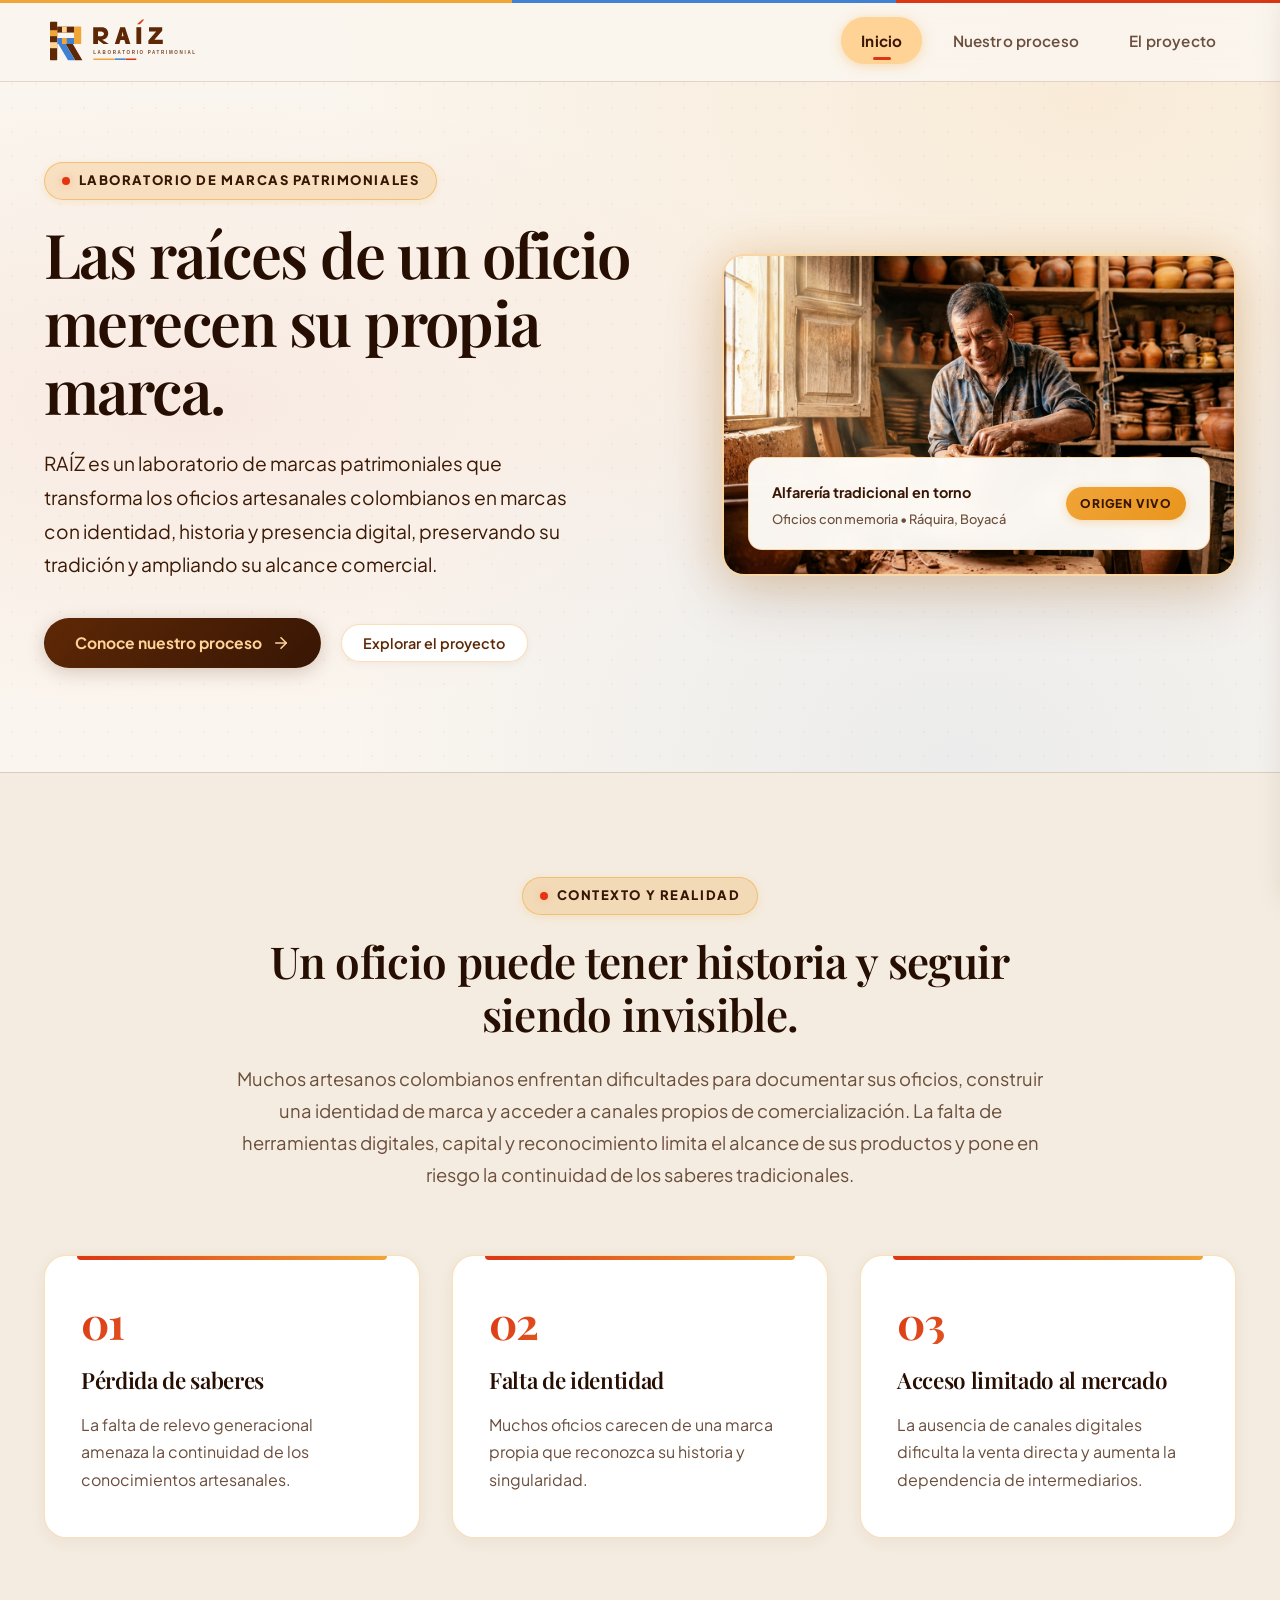
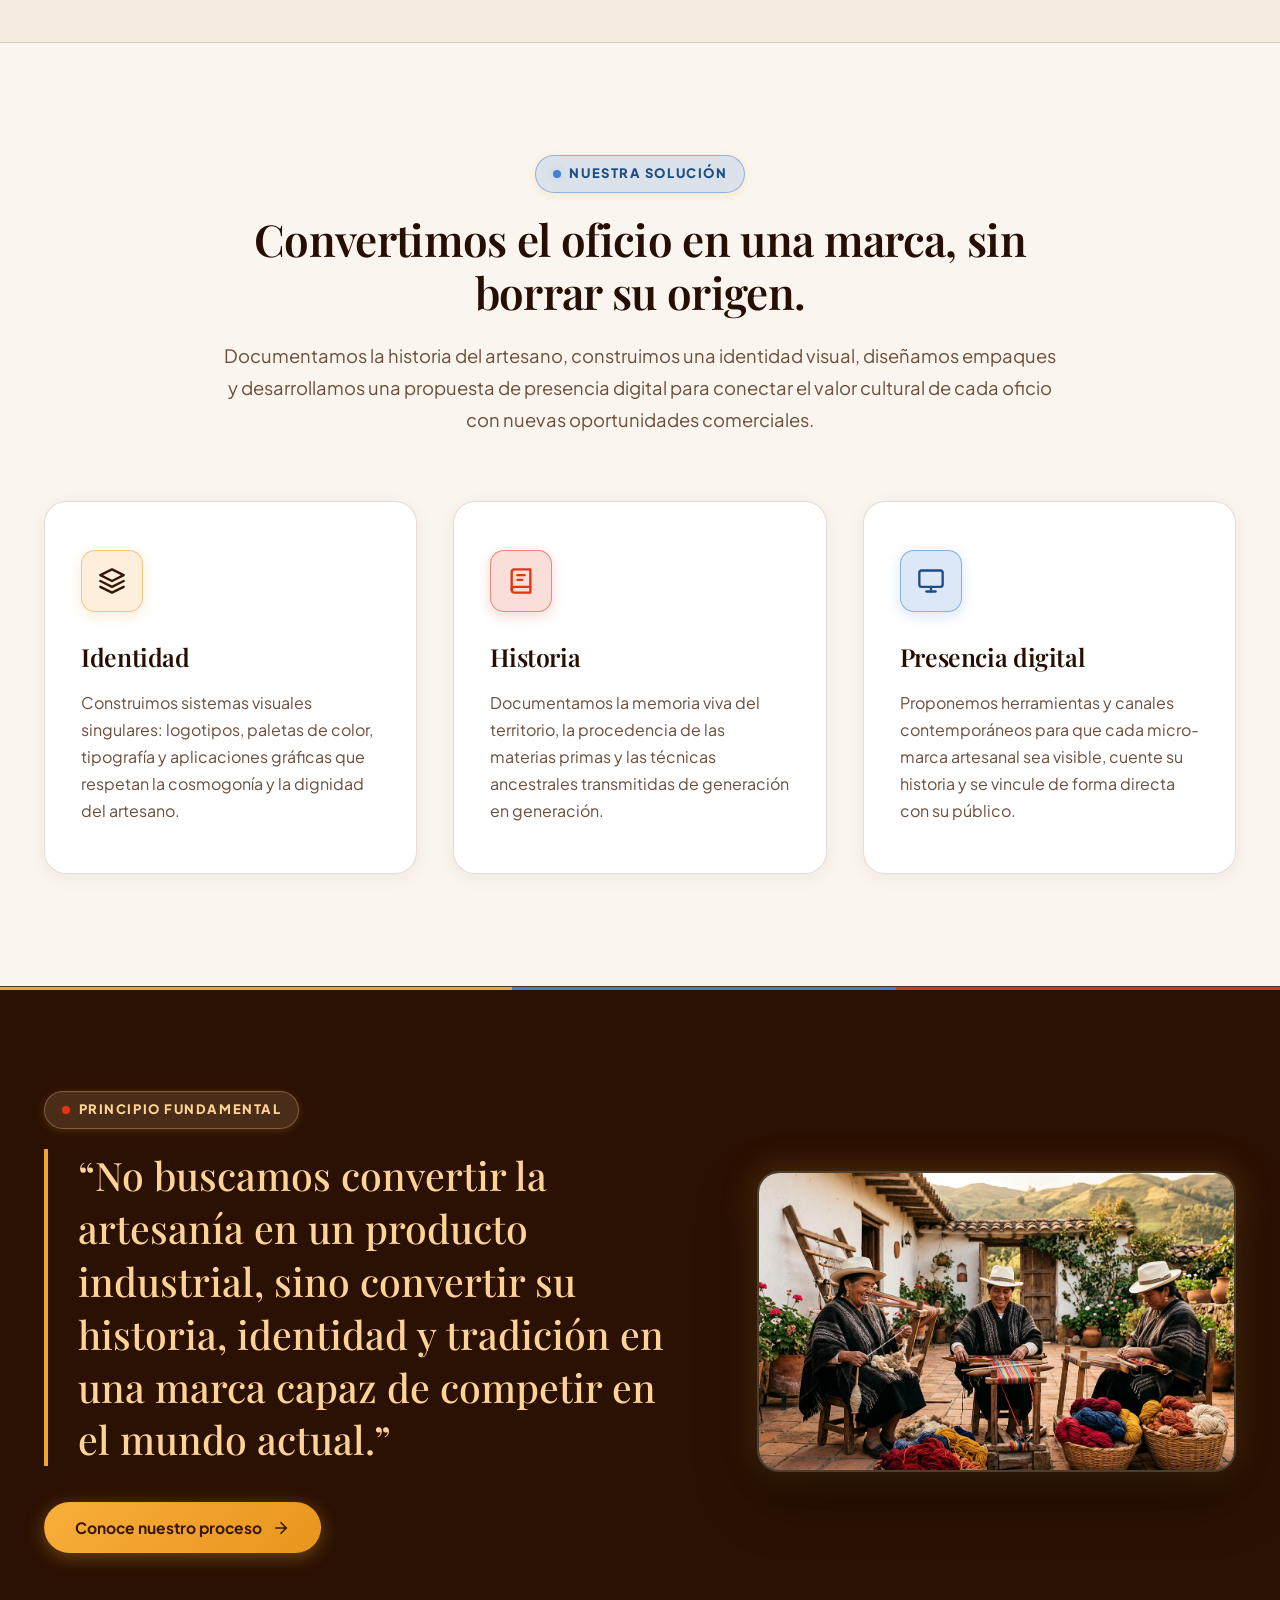
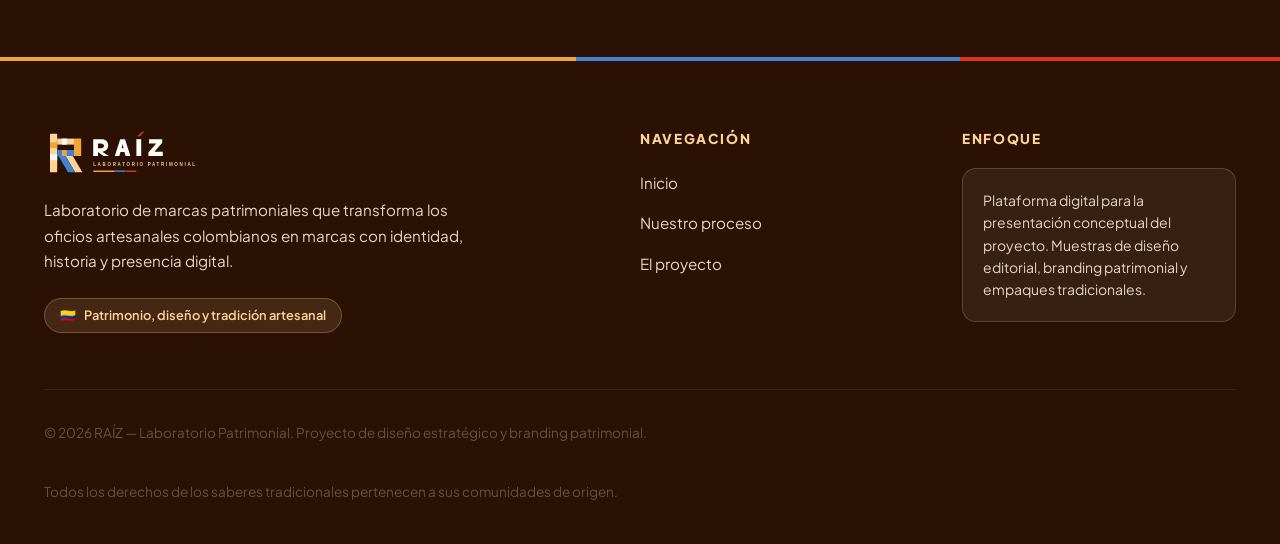
<file: index.html>
<!DOCTYPE html>
<html lang="es">
<head>
  <meta charset="UTF-8">
  <meta name="viewport" content="width=device-width, initial-scale=1.0">
  <title>RAÍZ — Laboratorio Patrimonial | Las raíces de un oficio merecen su propia marca</title>
  <meta name="description" content="Laboratorio de marcas patrimoniales que transforma los oficios artesanales colombianos en marcas con identidad, historia y presencia digital.">
  <link rel="icon" type="image/svg+xml" href="assets/images/raiz-isotype.svg">
  
  <!-- Stylesheets -->
  <link rel="stylesheet" href="assets/css/variables.css">
  <link rel="stylesheet" href="assets/css/main.css">
  <link rel="stylesheet" href="assets/css/editorial.css">
</head>
<body>
  <a href="#main-content" class="skip-link">Saltar al contenido principal</a>

  <!-- Shared Site Header -->
  <header class="site-header" role="banner">
    <div class="container header-inner">
      <a href="index.html" class="brand-link" aria-label="RAÍZ — Laboratorio Patrimonial - Inicio">
        <img src="assets/images/raiz-logo.svg" alt="RAÍZ Laboratorio Patrimonial" class="brand-logo-img" width="220" height="60">
      </a>

      <!-- Desktop Navigation -->
      <nav class="main-nav" aria-label="Navegación principal">
        <ul class="nav-list">
          <li><a href="index.html" class="nav-link active" aria-current="page">Inicio</a></li>
          <li><a href="proceso.html" class="nav-link">Nuestro proceso</a></li>
          <li><a href="proyecto.html" class="nav-link">El proyecto</a></li>
        </ul>
      </nav>

      <!-- Mobile Navigation Toggle -->
      <button class="mobile-nav-toggle" type="button" aria-label="Abrir menú de navegación" aria-expanded="false" aria-controls="mobile-drawer">
        <svg viewBox="0 0 24 24" fill="none" stroke="currentColor">
          <line x1="3" y1="6" x2="21" y2="6"></line>
          <line x1="3" y1="12" x2="21" y2="12"></line>
          <line x1="3" y1="18" x2="21" y2="18"></line>
        </svg>
      </button>
    </div>
  </header>

  <!-- Mobile Drawer Overlay & Drawer -->
  <div class="mobile-drawer-overlay" aria-hidden="true"></div>
  <aside id="mobile-drawer" class="mobile-drawer" aria-label="Menú móvil" aria-hidden="true">
    <div class="drawer-header">
      <img src="assets/images/raiz-logo.svg" alt="RAÍZ" style="height: 38px;">
      <button class="drawer-close-btn" type="button" aria-label="Cerrar menú">&times;</button>
    </div>
    <ul class="mobile-nav-list">
      <li><a href="index.html" class="mobile-nav-link active" aria-current="page">Inicio</a></li>
      <li><a href="proceso.html" class="mobile-nav-link">Nuestro proceso</a></li>
      <li><a href="proyecto.html" class="mobile-nav-link">El proyecto</a></li>
    </ul>
    <div class="drawer-footer">
      <p><strong>RAÍZ</strong><br>Laboratorio de Marcas Patrimoniales para artesanos colombianos.</p>
    </div>
  </aside>

  <!-- Main Content -->
  <main id="main-content">
    
    <!-- Sección 1: Portada principal (Hero) -->
    <section class="hero-section" aria-labelledby="hero-heading">
      <div class="container hero-grid">
        <div class="hero-content">
          <div class="section-badge">
            <span class="dot"></span>
            Laboratorio de Marcas Patrimoniales
          </div>
          <h1 id="hero-heading" class="hero-title">
            Las raíces de un oficio merecen su propia marca.
          </h1>
          <p class="hero-description">
            RAÍZ es un laboratorio de marcas patrimoniales que transforma los oficios artesanales colombianos en marcas con identidad, historia y presencia digital, preservando su tradición y ampliando su alcance comercial.
          </p>
          <div class="hero-actions">
            <a href="proceso.html" class="btn btn-primary">
              Conoce nuestro proceso
              <svg width="18" height="18" viewBox="0 0 24 24" fill="none" stroke="currentColor" stroke-width="2.2" stroke-linecap="round" stroke-linejoin="round">
                <line x1="5" y1="12" x2="19" y2="12"></line>
                <polyline points="12 5 19 12 12 19"></polyline>
              </svg>
            </a>
            <a href="proyecto.html" class="btn btn-pill-light">
              Explorar el proyecto
            </a>
          </div>
        </div>

        <div class="hero-visual">
          <div class="hero-image-frame">
            <img src="assets/images/hero-alfarero.png" alt="Maestro alfarero tradicional de Ráquira torneando una vasija de barro en su taller" width="800" height="446" loading="eager">
            <div class="hero-caption-card">
              <div>
                <span class="hero-caption-text">Alfarería tradicional en torno</span>
                <span class="hero-caption-sub">Oficios con memoria • Ráquira, Boyacá</span>
              </div>
              <span class="hero-caption-pill">Origen Vivo</span>
            </div>
          </div>
        </div>
      </div>
    </section>

    <!-- Sección 2: La problemática -->
    <section class="problem-section" aria-labelledby="problem-heading">
      <div class="container">
        <div class="section-header-centered">
          <div class="section-badge">
            <span class="dot"></span>
            Contexto y Realidad
          </div>
          <h2 id="problem-heading">Un oficio puede tener historia y seguir siendo invisible.</h2>
          <p>
            Muchos artesanos colombianos enfrentan dificultades para documentar sus oficios, construir una identidad de marca y acceder a canales propios de comercialización. La falta de herramientas digitales, capital y reconocimiento limita el alcance de sus productos y pone en riesgo la continuidad de los saberes tradicionales.
          </p>
        </div>

        <div class="problem-grid">
          <!-- Bloque 01 -->
          <article class="problem-card">
            <span class="problem-number">01</span>
            <h3 class="problem-title">Pérdida de saberes</h3>
            <p class="problem-desc">
              La falta de relevo generacional amenaza la continuidad de los conocimientos artesanales.
            </p>
          </article>

          <!-- Bloque 02 -->
          <article class="problem-card">
            <span class="problem-number">02</span>
            <h3 class="problem-title">Falta de identidad</h3>
            <p class="problem-desc">
              Muchos oficios carecen de una marca propia que reconozca su historia y singularidad.
            </p>
          </article>

          <!-- Bloque 03 -->
          <article class="problem-card">
            <span class="problem-number">03</span>
            <h3 class="problem-title">Acceso limitado al mercado</h3>
            <p class="problem-desc">
              La ausencia de canales digitales dificulta la venta directa y aumenta la dependencia de intermediarios.
            </p>
          </article>
        </div>
      </div>
    </section>

    <!-- Sección 3: La propuesta de valor -->
    <section class="value-section" aria-labelledby="value-heading">
      <div class="container">
        <div class="section-header-centered">
          <div class="section-badge blue">
            <span class="dot"></span>
            Nuestra Solución
          </div>
          <h2 id="value-heading">Convertimos el oficio en una marca, sin borrar su origen.</h2>
          <p>
            Documentamos la historia del artesano, construimos una identidad visual, diseñamos empaques y desarrollamos una propuesta de presencia digital para conectar el valor cultural de cada oficio con nuevas oportunidades comerciales.
          </p>
        </div>

        <div class="value-grid">
          <!-- Pilar 1: Identidad -->
          <div class="value-pillar-card">
            <div class="value-icon-box">
              <svg width="28" height="28" viewBox="0 0 24 24" fill="none" stroke="currentColor" stroke-width="2" stroke-linecap="round" stroke-linejoin="round">
                <polygon points="12 2 2 7 12 12 22 7 12 2"></polygon>
                <polyline points="2 17 12 22 22 17"></polyline>
                <polyline points="2 12 12 17 22 12"></polyline>
              </svg>
            </div>
            <h3 class="value-pillar-title">Identidad</h3>
            <p class="value-pillar-desc">
              Construimos sistemas visuales singulares: logotipos, paletas de color, tipografía y aplicaciones gráficas que respetan la cosmogonía y la dignidad del artesano.
            </p>
          </div>

          <!-- Pilar 2: Historia -->
          <div class="value-pillar-card">
            <div class="value-icon-box red">
              <svg width="28" height="28" viewBox="0 0 24 24" fill="none" stroke="currentColor" stroke-width="2" stroke-linecap="round" stroke-linejoin="round">
                <path d="M4 19.5A2.5 2.5 0 0 1 6.5 17H20"></path>
                <path d="M6.5 2H20v20H6.5A2.5 2.5 0 0 1 4 19.5v-15A2.5 2.5 0 0 1 6.5 2z"></path>
                <line x1="9" y1="7" x2="15" y2="7"></line>
                <line x1="9" y1="11" x2="13" y2="11"></line>
              </svg>
            </div>
            <h3 class="value-pillar-title">Historia</h3>
            <p class="value-pillar-desc">
              Documentamos la memoria viva del territorio, la procedencia de las materias primas y las técnicas ancestrales transmitidas de generación en generación.
            </p>
          </div>

          <!-- Pilar 3: Presencia digital -->
          <div class="value-pillar-card">
            <div class="value-icon-box blue">
              <svg width="28" height="28" viewBox="0 0 24 24" fill="none" stroke="currentColor" stroke-width="2" stroke-linecap="round" stroke-linejoin="round">
                <rect x="2" y="3" width="20" height="14" rx="2" ry="2"></rect>
                <line x1="8" y1="21" x2="16" y2="21"></line>
                <line x1="12" y1="17" x2="12" y2="21"></line>
              </svg>
            </div>
            <h3 class="value-pillar-title">Presencia digital</h3>
            <p class="value-pillar-desc">
              Proponemos herramientas y canales contemporáneos para que cada micro-marca artesanal sea visible, cuente su historia y se vincule de forma directa con su público.
            </p>
          </div>
        </div>
      </div>
    </section>

    <!-- Sección 4: Cierre con Manifesto -->
    <section class="manifesto-banner" aria-label="Declaración de principios">
      <div class="container manifesto-grid">
        <div>
          <div class="section-badge" style="background: rgba(255, 210, 150, 0.15); border-color: rgba(255, 210, 150, 0.3); color: var(--color-crema);">
            <span class="dot"></span>
            Principio Fundamental
          </div>
          <blockquote class="manifesto-quote">
            “No buscamos convertir la artesanía en un producto industrial, sino convertir su historia, identidad y tradición en una marca capaz de competir en el mundo actual.”
          </blockquote>
          <a href="proceso.html" class="btn btn-secondary">
            Conoce nuestro proceso
            <svg width="18" height="18" viewBox="0 0 24 24" fill="none" stroke="currentColor" stroke-width="2.2" stroke-linecap="round" stroke-linejoin="round">
              <line x1="5" y1="12" x2="19" y2="12"></line>
              <polyline points="12 5 19 12 12 19"></polyline>
            </svg>
          </a>
        </div>

        <div class="manifesto-image-wrapper">
          <img src="assets/images/manifesto-tejedoras.png" alt="Maestras artesanas colombianas tejiendo en telar tradicional con hilos de lana multicolores en patio colonial andino" width="800" height="446" loading="lazy">
        </div>
      </div>
    </section>

  </main>

  <!-- Shared Site Footer -->
  <footer class="site-footer" role="contentinfo">
    <div class="container">
      <div class="footer-top">
        <div class="footer-brand">
          <img src="assets/images/raiz-logo-light.svg" alt="RAÍZ — Laboratorio Patrimonial" class="footer-logo" width="220" height="60">
          <p class="footer-tagline">
            Laboratorio de marcas patrimoniales que transforma los oficios artesanales colombianos en marcas con identidad, historia y presencia digital.
          </p>
          <div class="footer-heritage-pill">
            <span>🇨🇴</span> Patrimonio, diseño y tradición artesanal
          </div>
        </div>

        <div>
          <h4 class="footer-col-title">Navegación</h4>
          <ul class="footer-nav-list">
            <li><a href="index.html" class="footer-nav-link">Inicio</a></li>
            <li><a href="proceso.html" class="footer-nav-link">Nuestro proceso</a></li>
            <li><a href="proyecto.html" class="footer-nav-link">El proyecto</a></li>
          </ul>
        </div>

        <div>
          <h4 class="footer-col-title">Enfoque</h4>
          <div class="footer-note-box">
            Plataforma digital para la presentación conceptual del proyecto. Muestras de diseño editorial, branding patrimonial y empaques tradicionales.
          </div>
        </div>
      </div>

      <div class="footer-bottom">
        <p>&copy; 2026 RAÍZ — Laboratorio Patrimonial. Proyecto de diseño estratégico y branding patrimonial.</p>
        <p>Todos los derechos de los saberes tradicionales pertenecen a sus comunidades de origen.</p>
      </div>
    </div>
  </footer>

  <!-- Scripts -->
  <script src="assets/js/nav.js"></script>
  <script src="assets/js/router.js"></script>
  <script src="assets/js/ui-sounds.js"></script>
</body>
</html>
</file>
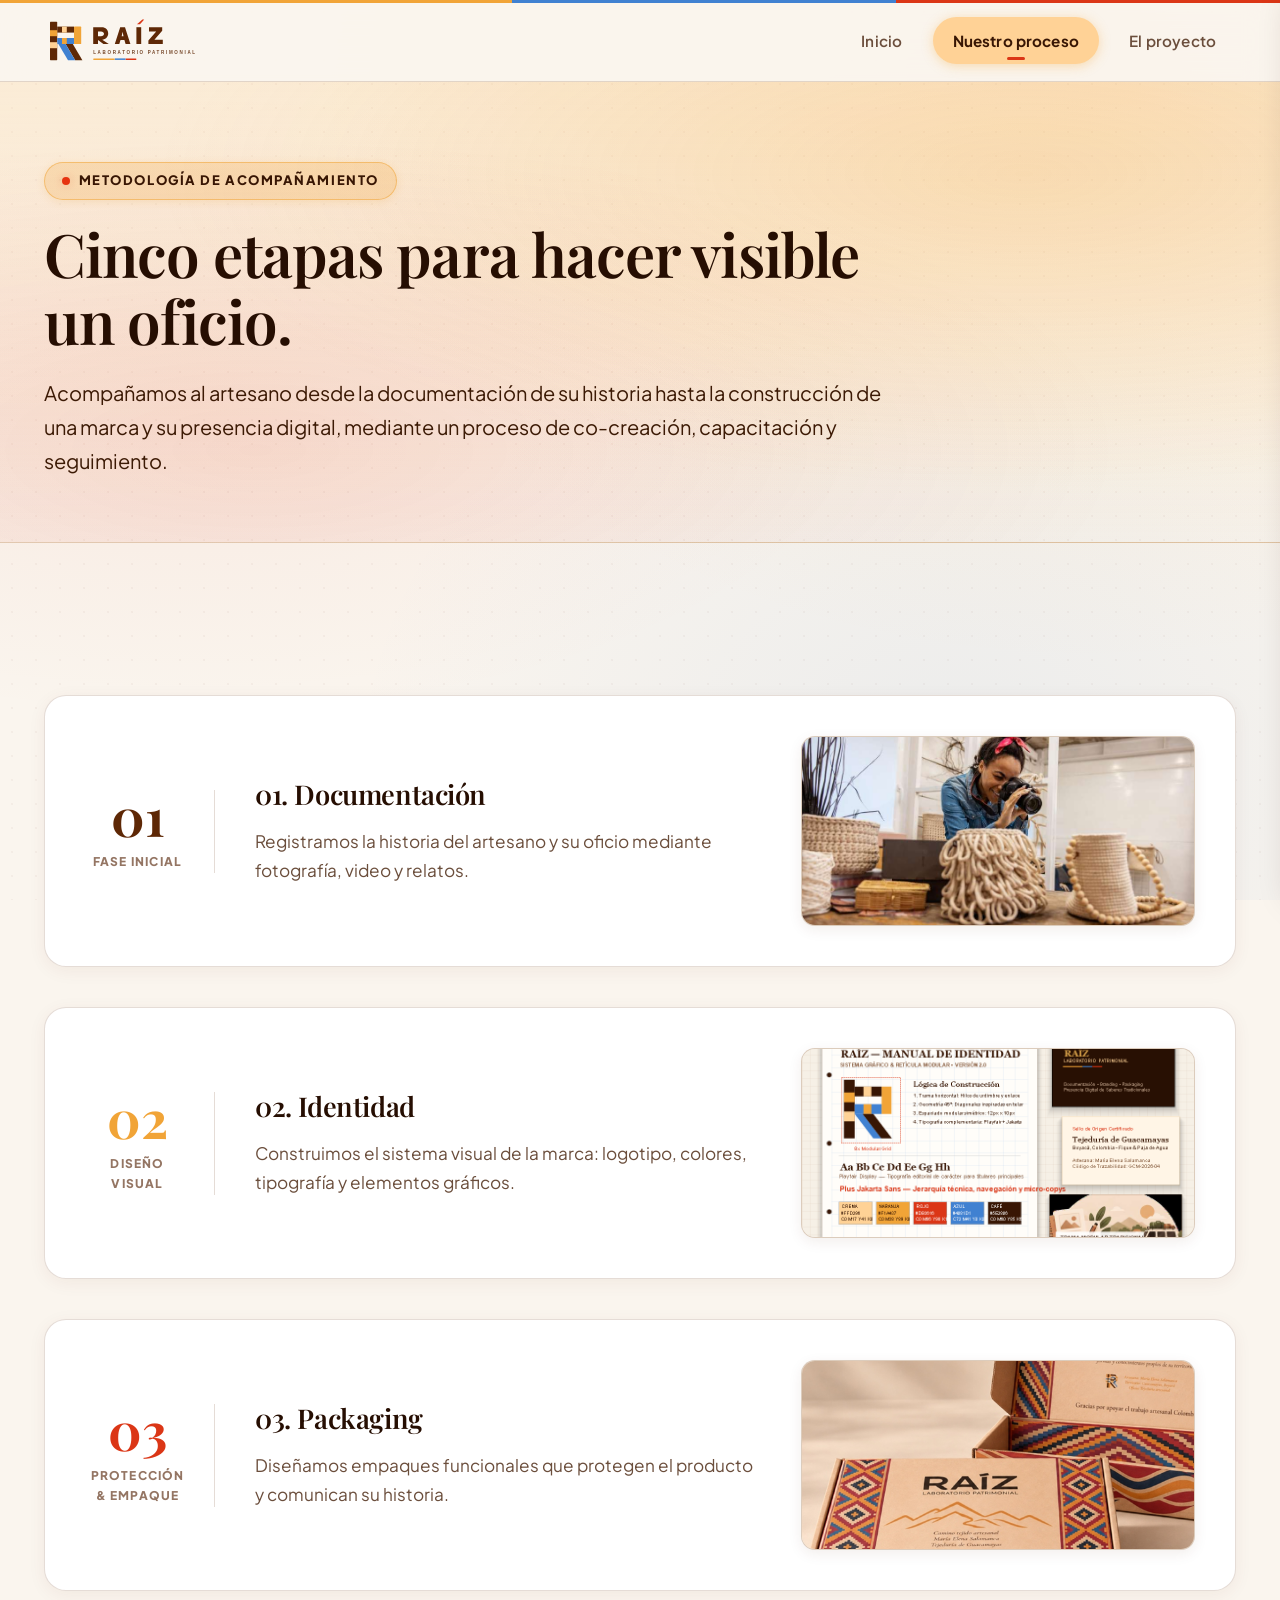
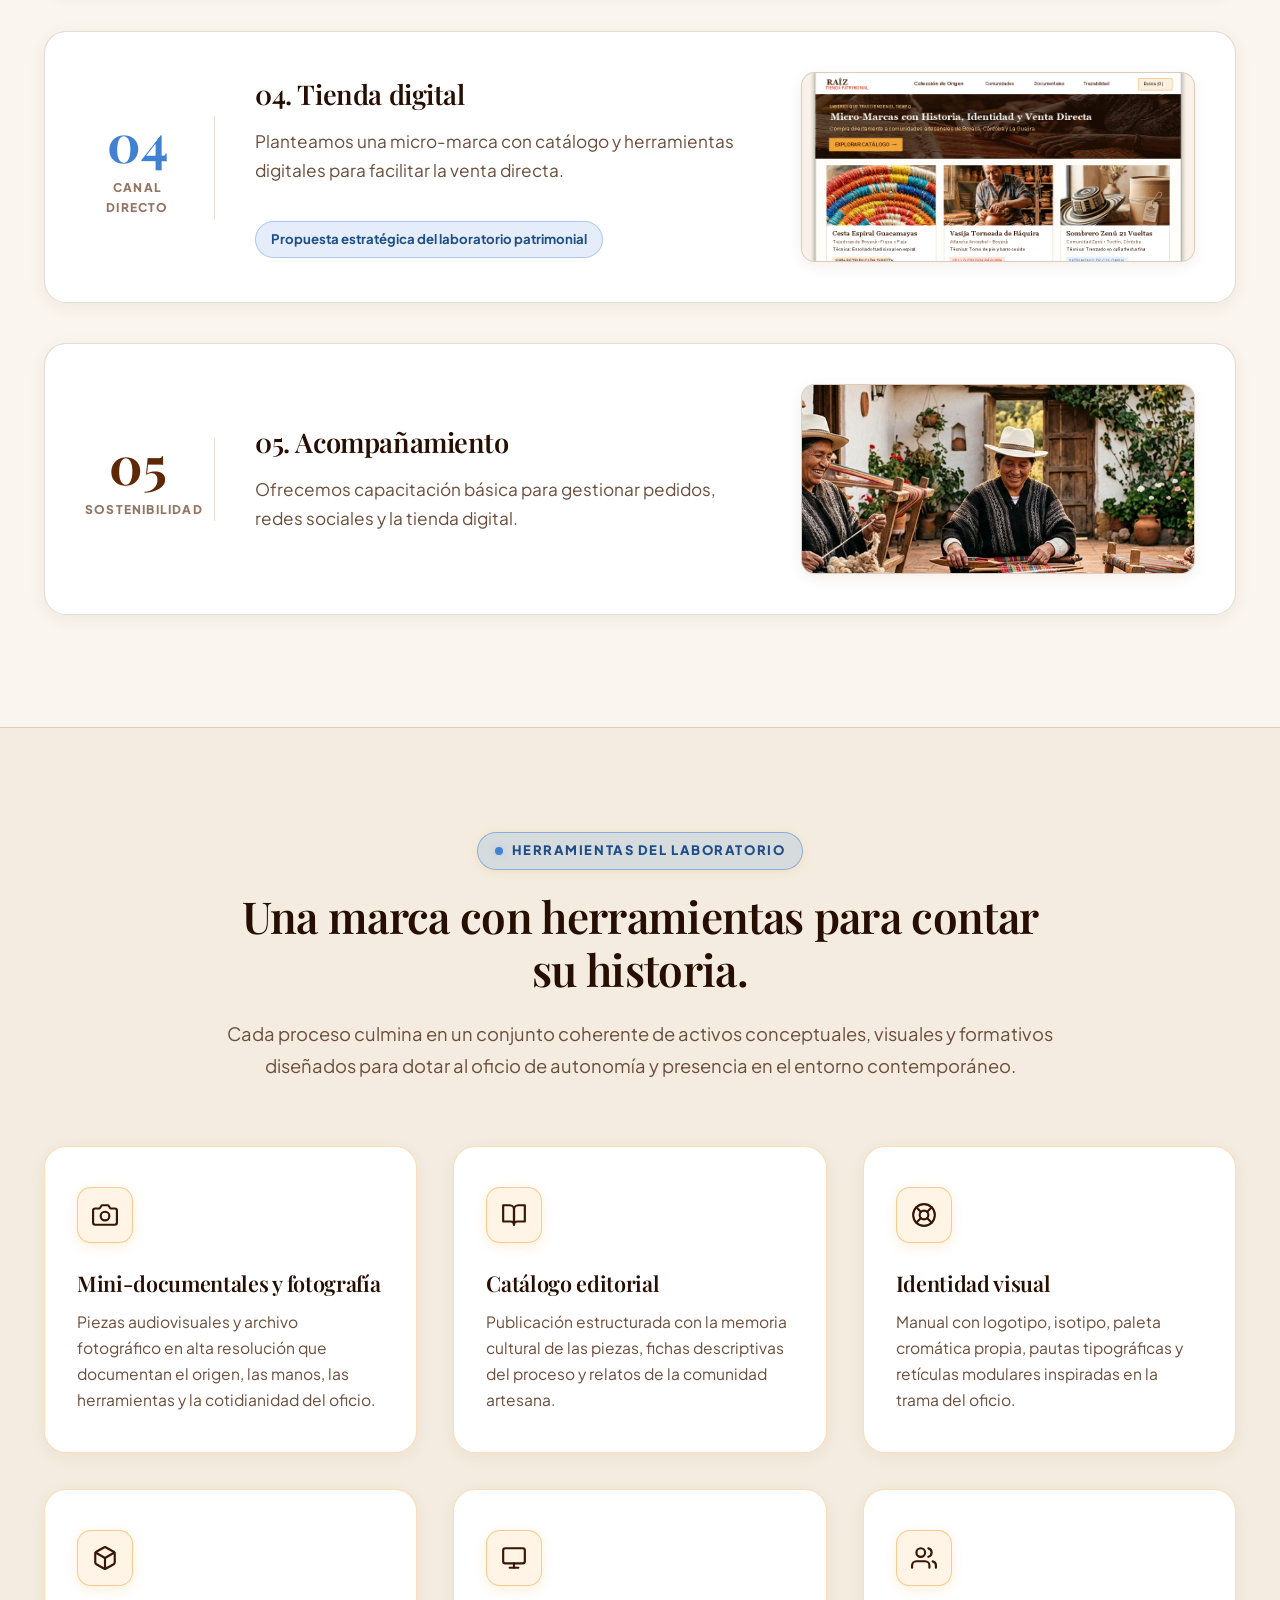
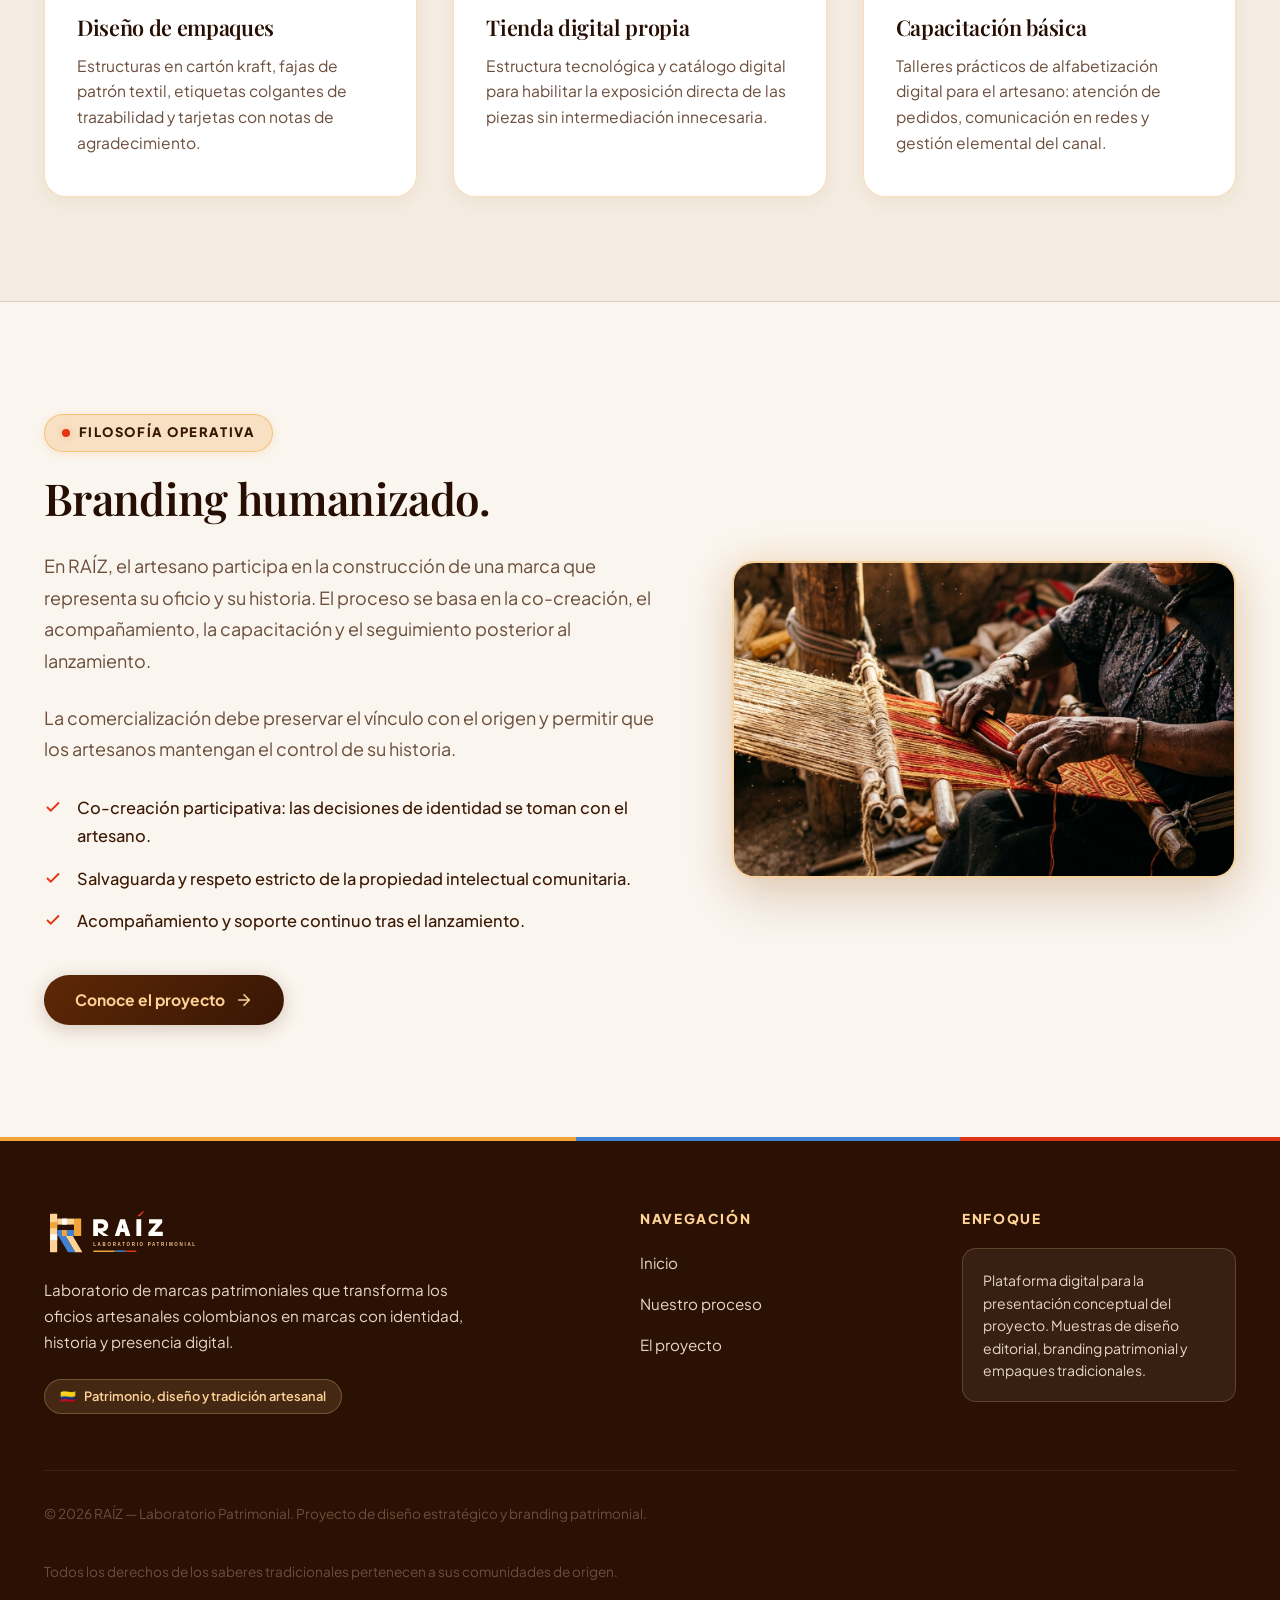
<file: proceso.html>
<!DOCTYPE html>
<html lang="es">
<head>
  <meta charset="UTF-8">
  <meta name="viewport" content="width=device-width, initial-scale=1.0">
  <title>Nuestro Proceso — RAÍZ Laboratorio Patrimonial | Cinco etapas para hacer visible un oficio</title>
  <meta name="description" content="Acompañamos al artesano desde la documentación de su historia hasta la construcción de una marca y su presencia digital, mediante co-creación y capacitación.">
  <link rel="icon" type="image/svg+xml" href="assets/images/raiz-isotype.svg">
  
  <!-- Stylesheets -->
  <link rel="stylesheet" href="assets/css/variables.css">
  <link rel="stylesheet" href="assets/css/main.css">
  <link rel="stylesheet" href="assets/css/editorial.css">
</head>
<body>
  <a href="#main-content" class="skip-link">Saltar al contenido principal</a>

  <!-- Shared Site Header -->
  <header class="site-header" role="banner">
    <div class="container header-inner">
      <a href="index.html" class="brand-link" aria-label="RAÍZ — Laboratorio Patrimonial - Inicio">
        <img src="assets/images/raiz-logo.svg" alt="RAÍZ Laboratorio Patrimonial" class="brand-logo-img" width="220" height="60">
      </a>

      <!-- Desktop Navigation -->
      <nav class="main-nav" aria-label="Navegación principal">
        <ul class="nav-list">
          <li><a href="index.html" class="nav-link">Inicio</a></li>
          <li><a href="proceso.html" class="nav-link active" aria-current="page">Nuestro proceso</a></li>
          <li><a href="proyecto.html" class="nav-link">El proyecto</a></li>
        </ul>
      </nav>

      <!-- Mobile Navigation Toggle -->
      <button class="mobile-nav-toggle" type="button" aria-label="Abrir menú de navegación" aria-expanded="false" aria-controls="mobile-drawer">
        <svg viewBox="0 0 24 24" fill="none" stroke="currentColor">
          <line x1="3" y1="6" x2="21" y2="6"></line>
          <line x1="3" y1="12" x2="21" y2="12"></line>
          <line x1="3" y1="18" x2="21" y2="18"></line>
        </svg>
      </button>
    </div>
  </header>

  <!-- Mobile Drawer Overlay & Drawer -->
  <div class="mobile-drawer-overlay" aria-hidden="true"></div>
  <aside id="mobile-drawer" class="mobile-drawer" aria-label="Menú móvil" aria-hidden="true">
    <div class="drawer-header">
      <img src="assets/images/raiz-logo.svg" alt="RAÍZ" style="height: 38px;">
      <button class="drawer-close-btn" type="button" aria-label="Cerrar menú">&times;</button>
    </div>
    <ul class="mobile-nav-list">
      <li><a href="index.html" class="mobile-nav-link">Inicio</a></li>
      <li><a href="proceso.html" class="mobile-nav-link active" aria-current="page">Nuestro proceso</a></li>
      <li><a href="proyecto.html" class="mobile-nav-link">El proyecto</a></li>
    </ul>
    <div class="drawer-footer">
      <p><strong>RAÍZ</strong><br>Laboratorio de Marcas Patrimoniales para artesanos colombianos.</p>
    </div>
  </aside>

  <!-- Main Content -->
  <main id="main-content">
    
    <!-- Sección 1: Encabezado de Página -->
    <header class="page-intro-header" aria-labelledby="process-heading">
      <div class="container">
        <div class="intro-content">
          <div class="section-badge">
            <span class="dot"></span>
            Metodología de Acompañamiento
          </div>
          <h1 id="process-heading">Cinco etapas para hacer visible un oficio.</h1>
          <p class="lead-text">
            Acompañamos al artesano desde la documentación de su historia hasta la construcción de una marca y su presencia digital, mediante un proceso de co-creación, capacitación y seguimiento.
          </p>
        </div>
      </div>
    </header>

    <!-- Sección 2: Las cinco etapas -->
    <section class="stages-section" aria-label="Las cinco etapas del proceso">
      <div class="container">
        <div class="stages-flow">
          
          <!-- Etapa 01 -->
          <article class="stage-step-card">
            <div class="stage-number-col">
              <span class="stage-number">01</span>
              <span class="stage-tag">Fase Inicial</span>
            </div>
            <div class="stage-info-col">
              <h3>01. Documentación</h3>
              <p>
                Registramos la historia del artesano y su oficio mediante fotografía, video y relatos.
              </p>
            </div>
            <div class="stage-visual-col">
              <div class="stage-img-box">
                <img src="assets/images/etapa-01-documentacion.png" alt="Registro fotográfico y documental de manos del artesano modelando arcilla en taller" loading="lazy">
              </div>
            </div>
          </article>

          <!-- Etapa 02 -->
          <article class="stage-step-card">
            <div class="stage-number-col">
              <span class="stage-number">02</span>
              <span class="stage-tag">Diseño Visual</span>
            </div>
            <div class="stage-info-col">
              <h3>02. Identidad</h3>
              <p>
                Construimos el sistema visual de la marca: logotipo, colores, tipografía y elementos gráficos.
              </p>
            </div>
            <div class="stage-visual-col">
              <div class="stage-img-box">
                <img src="assets/images/etapa-02-identidad.png" alt="Módulo geométrico de identidad RAÍZ, paleta cromática y tipografía editorial" loading="lazy">
              </div>
            </div>
          </article>

          <!-- Etapa 03 -->
          <article class="stage-step-card">
            <div class="stage-number-col">
              <span class="stage-number">03</span>
              <span class="stage-tag">Protección & Empaque</span>
            </div>
            <div class="stage-info-col">
              <h3>03. Packaging</h3>
              <p>
                Diseñamos empaques funcionales que protegen el producto y comunican su historia.
              </p>
            </div>
            <div class="stage-visual-col">
              <div class="stage-img-box">
                <img src="assets/images/etapa-03-packaging.png" alt="Prototipo de empaques en cartón kraft con bandas de patrón y etiquetas de historia" loading="lazy">
              </div>
            </div>
          </article>

          <!-- Etapa 04 -->
          <article class="stage-step-card">
            <div class="stage-number-col">
              <span class="stage-number">04</span>
              <span class="stage-tag">Canal Directo</span>
            </div>
            <div class="stage-info-col">
              <h3>04. Tienda digital</h3>
              <p>
                Planteamos una micro-marca con catálogo y herramientas digitales para facilitar la venta directa.
              </p>
              <span class="stage-note-badge">Propuesta estratégica del laboratorio patrimonial</span>
            </div>
            <div class="stage-visual-col">
              <div class="stage-img-box">
                <img src="assets/images/etapa-04-tienda-digital.png" alt="Maqueta de interfaz de tienda digital directa para la micro-marca artesanal" loading="lazy">
              </div>
            </div>
          </article>

          <!-- Etapa 05 -->
          <article class="stage-step-card">
            <div class="stage-number-col">
              <span class="stage-number">05</span>
              <span class="stage-tag">Sostenibilidad</span>
            </div>
            <div class="stage-info-col">
              <h3>05. Acompañamiento</h3>
              <p>
                Ofrecemos capacitación básica para gestionar pedidos, redes sociales y la tienda digital.
              </p>
            </div>
            <div class="stage-visual-col">
              <div class="stage-img-box">
                <img src="assets/images/etapa-05-acompanamiento.png" alt="Capacitación y trabajo colaborativo con artesanas para la gestión autónoma" loading="lazy">
              </div>
            </div>
          </article>

        </div>
      </div>
    </section>

    <!-- Sección 3: Entregables -->
    <section class="deliverables-section" aria-labelledby="deliverables-heading">
      <div class="container">
        <div class="section-header-centered">
          <div class="section-badge blue">
            <span class="dot"></span>
            Herramientas del Laboratorio
          </div>
          <h2 id="deliverables-heading">Una marca con herramientas para contar su historia.</h2>
          <p>
            Cada proceso culmina en un conjunto coherente de activos conceptuales, visuales y formativos diseñados para dotar al oficio de autonomía y presencia en el entorno contemporáneo.
          </p>
        </div>

        <div class="deliverables-grid">
          <!-- 1. Mini-documentales y fotografía -->
          <article class="deliverable-card">
            <div class="deliverable-icon">
              <svg width="26" height="26" viewBox="0 0 24 24" fill="none" stroke="currentColor" stroke-width="2" stroke-linecap="round" stroke-linejoin="round">
                <path d="M23 19a2 2 0 0 1-2 2H3a2 2 0 0 1-2-2V8a2 2 0 0 1 2-2h4l2-3h6l2 3h4a2 2 0 0 1 2 2z"></path>
                <circle cx="12" cy="13" r="4"></circle>
              </svg>
            </div>
            <h3 class="deliverable-title">Mini-documentales y fotografía</h3>
            <p class="deliverable-desc">
              Piezas audiovisuales y archivo fotográfico en alta resolución que documentan el origen, las manos, las herramientas y la cotidianidad del oficio.
            </p>
          </article>

          <!-- 2. Catálogo editorial -->
          <article class="deliverable-card">
            <div class="deliverable-icon">
              <svg width="26" height="26" viewBox="0 0 24 24" fill="none" stroke="currentColor" stroke-width="2" stroke-linecap="round" stroke-linejoin="round">
                <path d="M2 3h6a4 4 0 0 1 4 4v14a3 3 0 0 0-3-3H2z"></path>
                <path d="M22 3h-6a4 4 0 0 0-4 4v14a3 3 0 0 1 3-3h7z"></path>
              </svg>
            </div>
            <h3 class="deliverable-title">Catálogo editorial</h3>
            <p class="deliverable-desc">
              Publicación estructurada con la memoria cultural de las piezas, fichas descriptivas del proceso y relatos de la comunidad artesana.
            </p>
          </article>

          <!-- 3. Identidad visual -->
          <article class="deliverable-card">
            <div class="deliverable-icon">
              <svg width="26" height="26" viewBox="0 0 24 24" fill="none" stroke="currentColor" stroke-width="2" stroke-linecap="round" stroke-linejoin="round">
                <circle cx="12" cy="12" r="10"></circle>
                <path d="m4.93 4.93 4.24 4.24"></path>
                <path d="m14.83 9.17 4.24-4.24"></path>
                <path d="m14.83 14.83 4.24 4.24"></path>
                <path d="m9.17 14.83-4.24 4.24"></path>
                <circle cx="12" cy="12" r="4"></circle>
              </svg>
            </div>
            <h3 class="deliverable-title">Identidad visual</h3>
            <p class="deliverable-desc">
              Manual con logotipo, isotipo, paleta cromática propia, pautas tipográficas y retículas modulares inspiradas en la trama del oficio.
            </p>
          </article>

          <!-- 4. Diseño de empaques -->
          <article class="deliverable-card">
            <div class="deliverable-icon">
              <svg width="26" height="26" viewBox="0 0 24 24" fill="none" stroke="currentColor" stroke-width="2" stroke-linecap="round" stroke-linejoin="round">
                <path d="M21 16V8a2 2 0 0 0-1-1.73l-7-4a2 2 0 0 0-2 0l-7 4A2 2 0 0 0 3 8v8a2 2 0 0 0 1 1.73l7 4a2 2 0 0 0 2 0l7-4A2 2 0 0 0 21 16z"></path>
                <polyline points="3.27 6.96 12 12.01 20.73 6.96"></polyline>
                <line x1="12" y1="22.08" x2="12" y2="12"></line>
              </svg>
            </div>
            <h3 class="deliverable-title">Diseño de empaques</h3>
            <p class="deliverable-desc">
              Estructuras en cartón kraft, fajas de patrón textil, etiquetas colgantes de trazabilidad y tarjetas con notas de agradecimiento.
            </p>
          </article>

          <!-- 5. Tienda digital propia -->
          <article class="deliverable-card">
            <div class="deliverable-icon">
              <svg width="26" height="26" viewBox="0 0 24 24" fill="none" stroke="currentColor" stroke-width="2" stroke-linecap="round" stroke-linejoin="round">
                <rect x="2" y="3" width="20" height="14" rx="2" ry="2"></rect>
                <line x1="8" y1="21" x2="16" y2="21"></line>
                <line x1="12" y1="17" x2="12" y2="21"></line>
              </svg>
            </div>
            <h3 class="deliverable-title">Tienda digital propia</h3>
            <p class="deliverable-desc">
              Estructura tecnológica y catálogo digital para habilitar la exposición directa de las piezas sin intermediación innecesaria.
            </p>
          </article>

          <!-- 6. Capacitación básica -->
          <article class="deliverable-card">
            <div class="deliverable-icon">
              <svg width="26" height="26" viewBox="0 0 24 24" fill="none" stroke="currentColor" stroke-width="2" stroke-linecap="round" stroke-linejoin="round">
                <path d="M17 21v-2a4 4 0 0 0-4-4H5a4 4 0 0 0-4 4v2"></path>
                <circle cx="9" cy="7" r="4"></circle>
                <path d="M23 21v-2a4 4 0 0 0-3-3.87"></path>
                <path d="M16 3.13a4 4 0 0 1 0 7.75"></path>
              </svg>
            </div>
            <h3 class="deliverable-title">Capacitación básica</h3>
            <p class="deliverable-desc">
              Talleres prácticos de alfabetización digital para el artesano: atención de pedidos, comunicación en redes y gestión elemental del canal.
            </p>
          </article>
        </div>
      </div>
    </section>

    <!-- Sección 4: Nuestra forma de trabajar -->
    <section class="workway-section" aria-labelledby="workway-heading">
      <div class="container workway-grid">
        <div class="workway-content">
          <div class="section-badge">
            <span class="dot"></span>
            Filosofía Operativa
          </div>
          <h2 id="workway-heading">Branding humanizado.</h2>
          <p>
            En RAÍZ, el artesano participa en la construcción de una marca que representa su oficio y su historia. El proceso se basa en la co-creación, el acompañamiento, la capacitación y el seguimiento posterior al lanzamiento.
          </p>
          <p>
            La comercialización debe preservar el vínculo con el origen y permitir que los artesanos mantengan el control de su historia.
          </p>
          <ul class="workway-features">
            <li class="workway-feature-item">
              <svg width="18" height="18" viewBox="0 0 24 24" fill="none" stroke="currentColor" stroke-width="2.5"><polyline points="20 6 9 17 4 12"></polyline></svg>
              Co-creación participativa: las decisiones de identidad se toman con el artesano.
            </li>
            <li class="workway-feature-item">
              <svg width="18" height="18" viewBox="0 0 24 24" fill="none" stroke="currentColor" stroke-width="2.5"><polyline points="20 6 9 17 4 12"></polyline></svg>
              Salvaguarda y respeto estricto de la propiedad intelectual comunitaria.
            </li>
            <li class="workway-feature-item">
              <svg width="18" height="18" viewBox="0 0 24 24" fill="none" stroke="currentColor" stroke-width="2.5"><polyline points="20 6 9 17 4 12"></polyline></svg>
              Acompañamiento y soporte continuo tras el lanzamiento.
            </li>
          </ul>

          <div style="margin-top: 2rem;">
            <a href="proyecto.html" class="btn btn-primary">
              Conoce el proyecto
              <svg width="18" height="18" viewBox="0 0 24 24" fill="none" stroke="currentColor" stroke-width="2.2" stroke-linecap="round" stroke-linejoin="round">
                <line x1="5" y1="12" x2="19" y2="12"></line>
                <polyline points="12 5 19 12 12 19"></polyline>
              </svg>
            </a>
          </div>
        </div>

        <div class="workway-visual">
          <div class="workway-image-wrapper">
            <img src="assets/images/proceso-manos-telar.png" alt="Manos de maestra artesana tejiendo con precisión en un telar tradicional con hilos teñidos de rojo y oro" width="700" height="391" loading="lazy">
          </div>
        </div>
      </div>
    </section>

  </main>

  <!-- Shared Site Footer -->
  <footer class="site-footer" role="contentinfo">
    <div class="container">
      <div class="footer-top">
        <div class="footer-brand">
          <img src="assets/images/raiz-logo-light.svg" alt="RAÍZ — Laboratorio Patrimonial" class="footer-logo" width="220" height="60">
          <p class="footer-tagline">
            Laboratorio de marcas patrimoniales que transforma los oficios artesanales colombianos en marcas con identidad, historia y presencia digital.
          </p>
          <div class="footer-heritage-pill">
            <span>🇨🇴</span> Patrimonio, diseño y tradición artesanal
          </div>
        </div>

        <div>
          <h4 class="footer-col-title">Navegación</h4>
          <ul class="footer-nav-list">
            <li><a href="index.html" class="footer-nav-link">Inicio</a></li>
            <li><a href="proceso.html" class="footer-nav-link">Nuestro proceso</a></li>
            <li><a href="proyecto.html" class="footer-nav-link">El proyecto</a></li>
          </ul>
        </div>

        <div>
          <h4 class="footer-col-title">Enfoque</h4>
          <div class="footer-note-box">
            Plataforma digital para la presentación conceptual del proyecto. Muestras de diseño editorial, branding patrimonial y empaques tradicionales.
          </div>
        </div>
      </div>

      <div class="footer-bottom">
        <p>&copy; 2026 RAÍZ — Laboratorio Patrimonial. Proyecto de diseño estratégico y branding patrimonial.</p>
        <p>Todos los derechos de los saberes tradicionales pertenecen a sus comunidades de origen.</p>
      </div>
    </div>
  </footer>

  <!-- Scripts -->
  <script src="assets/js/nav.js"></script>
  <script src="assets/js/router.js"></script>
</body>
</html>
</file>
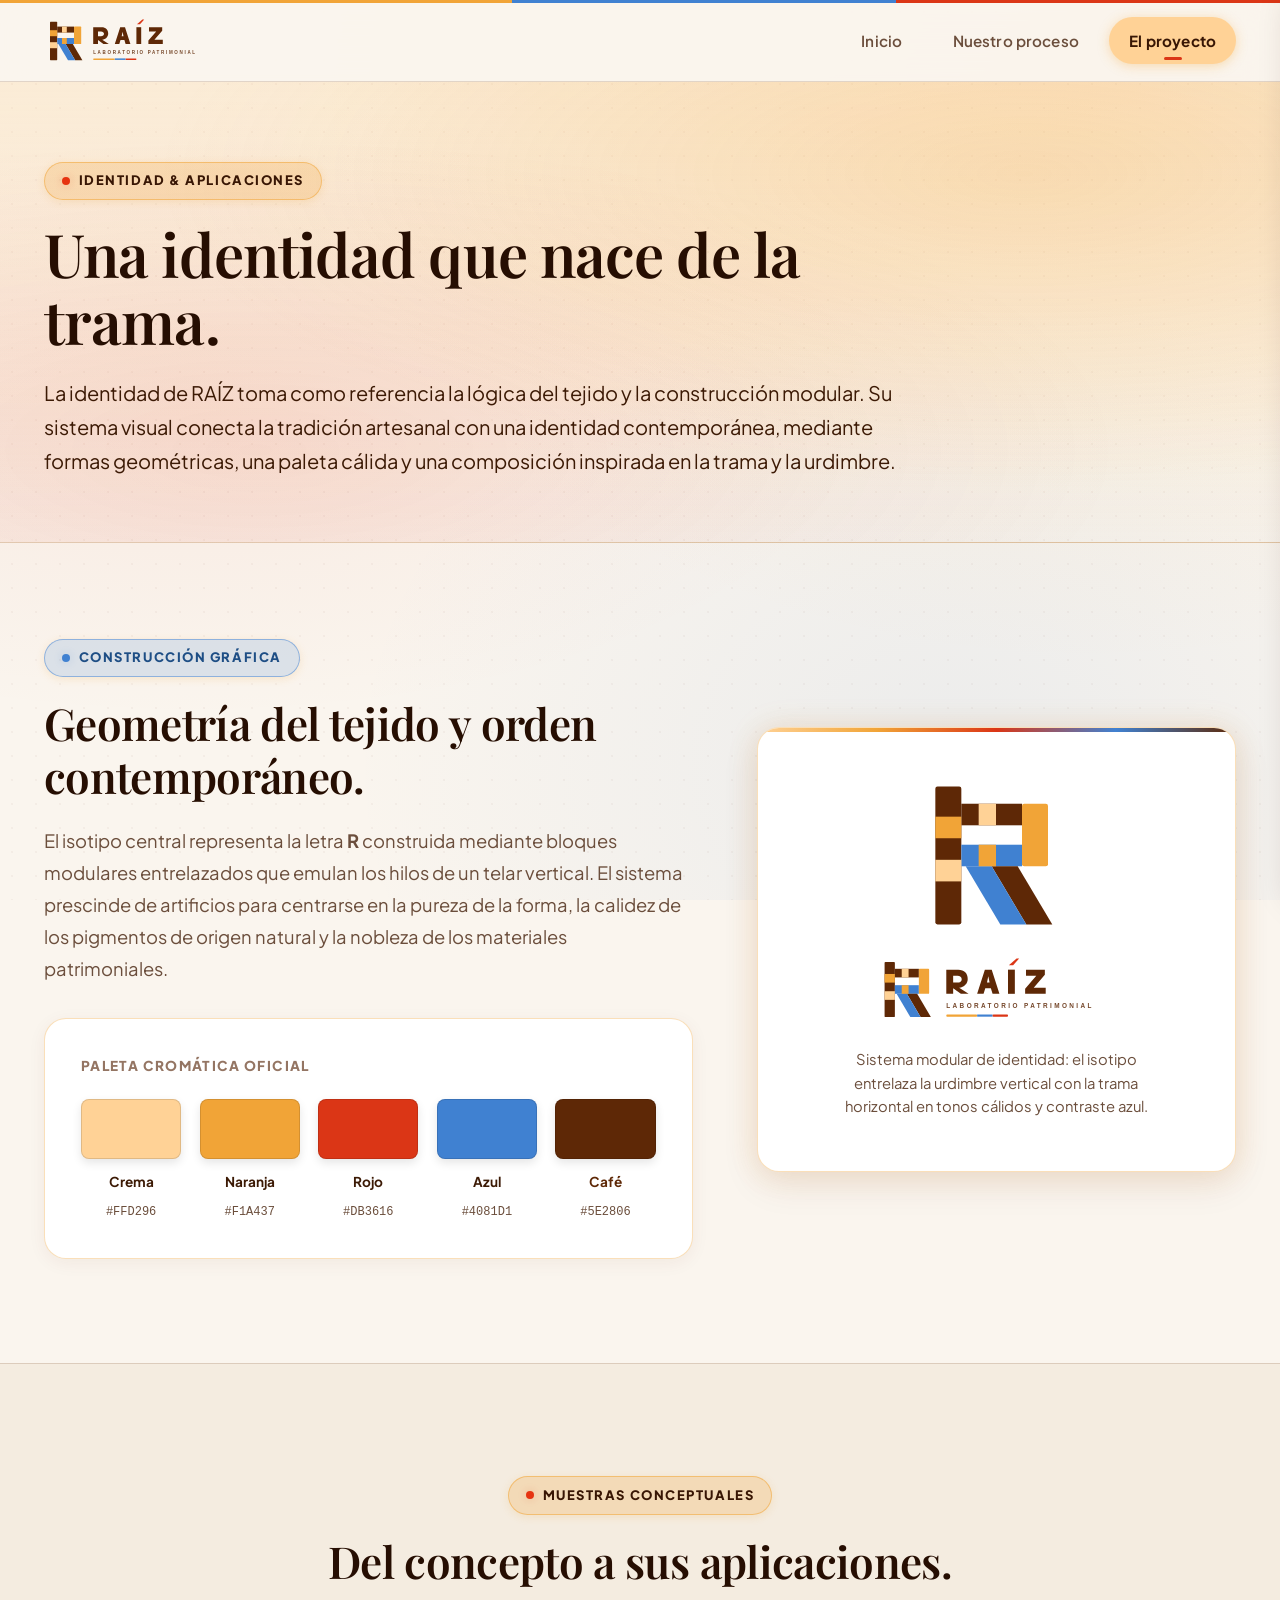
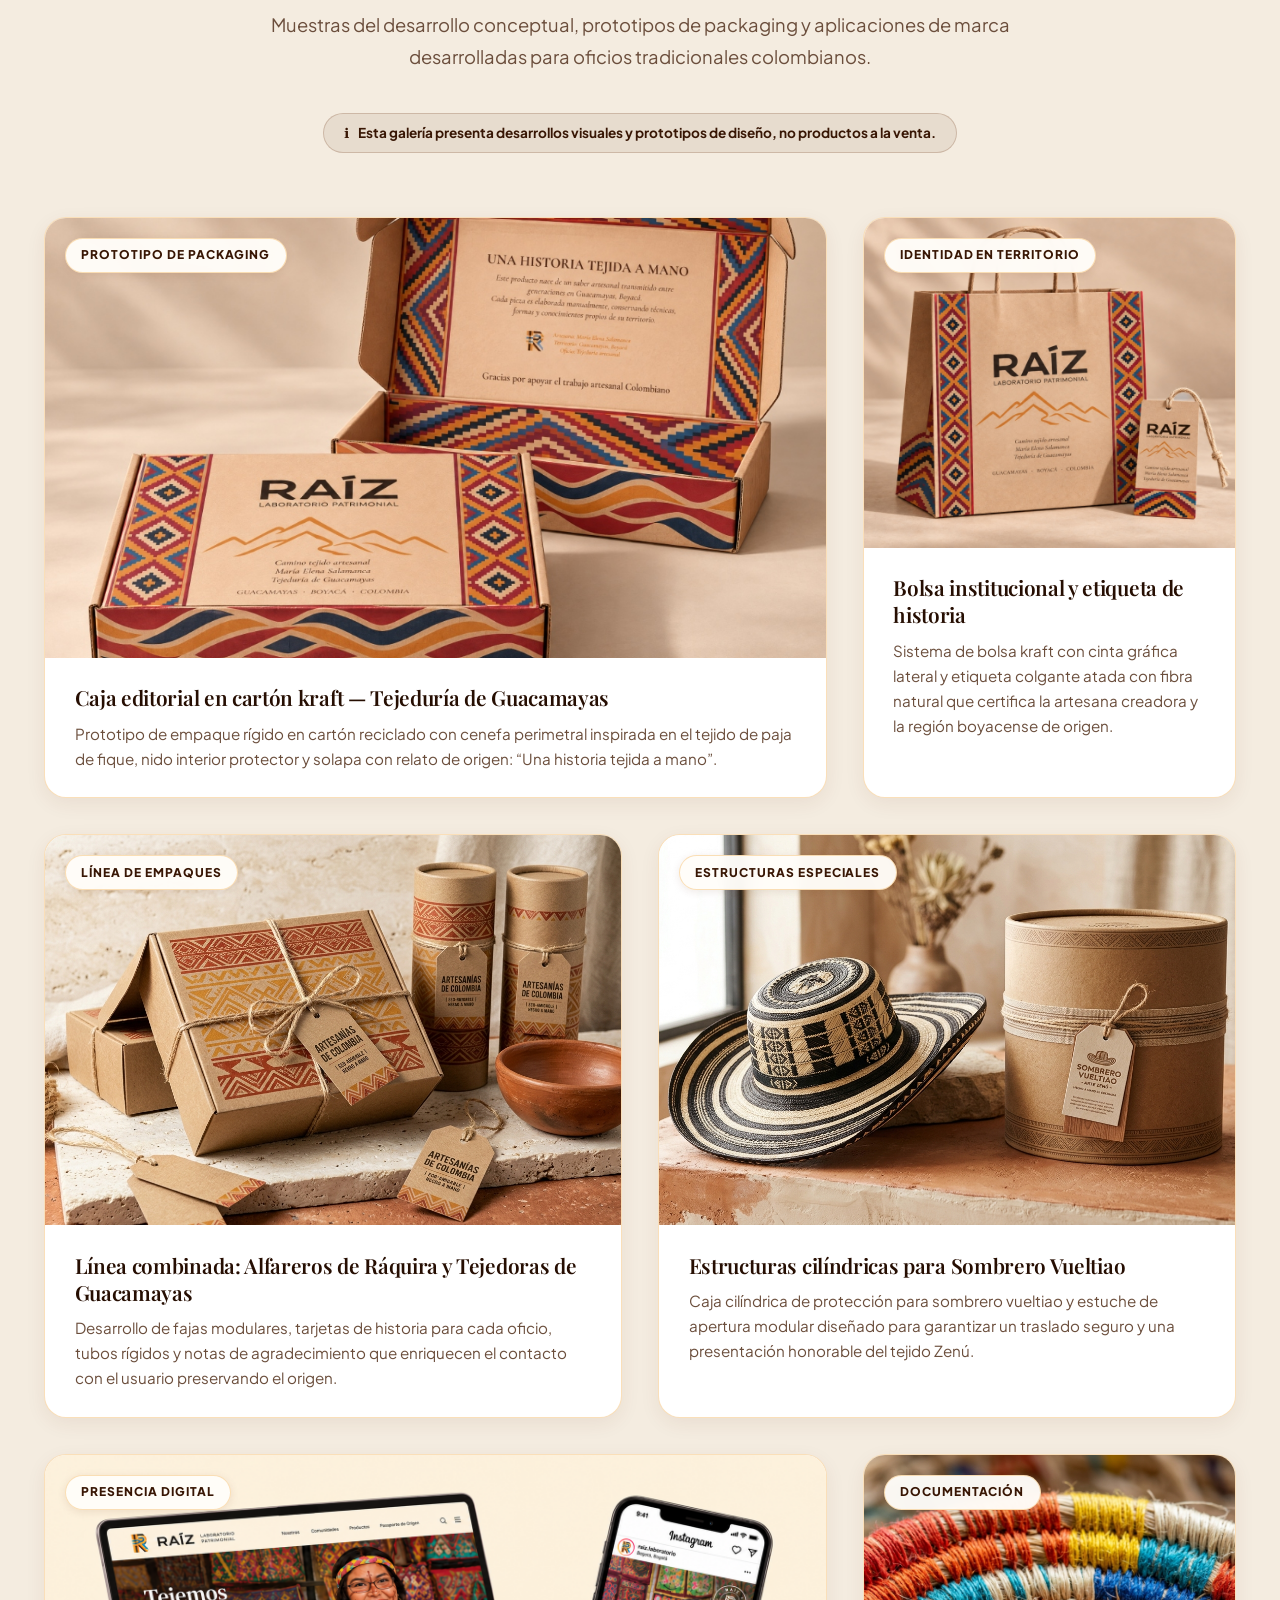
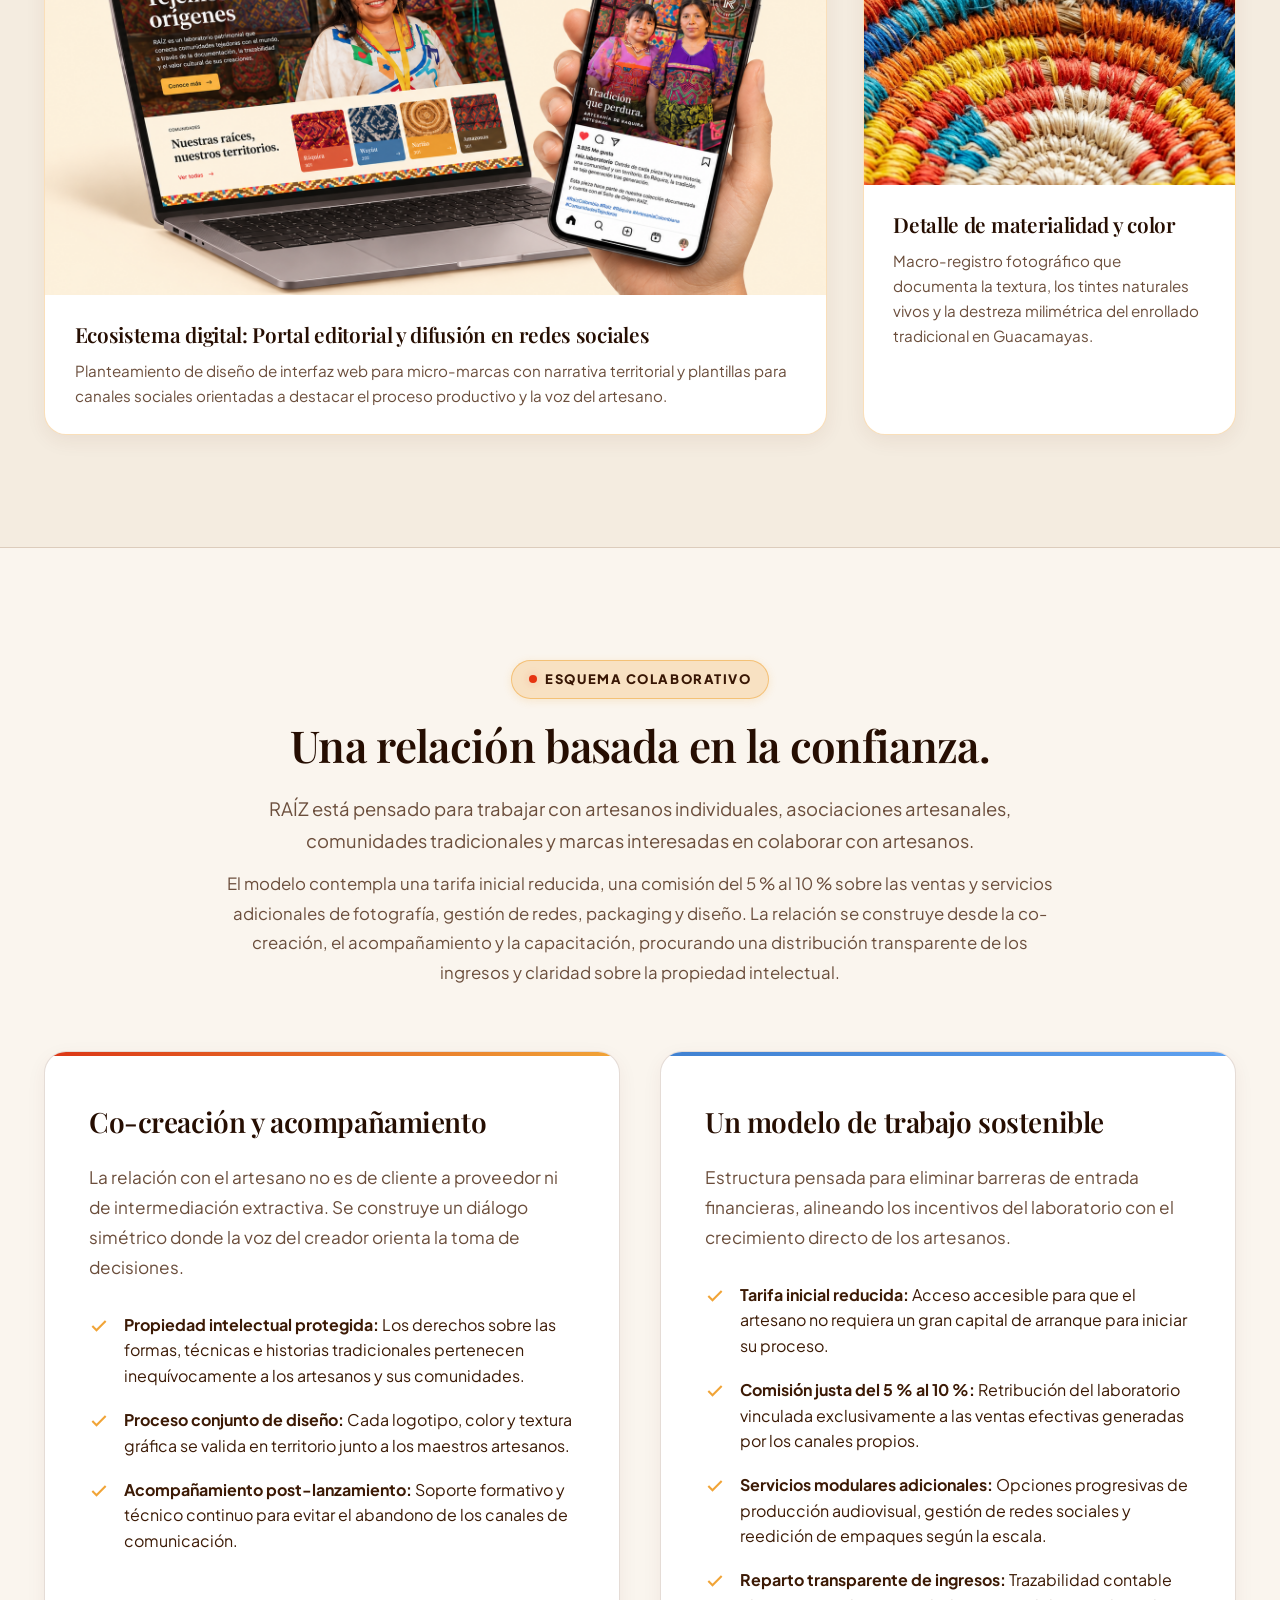
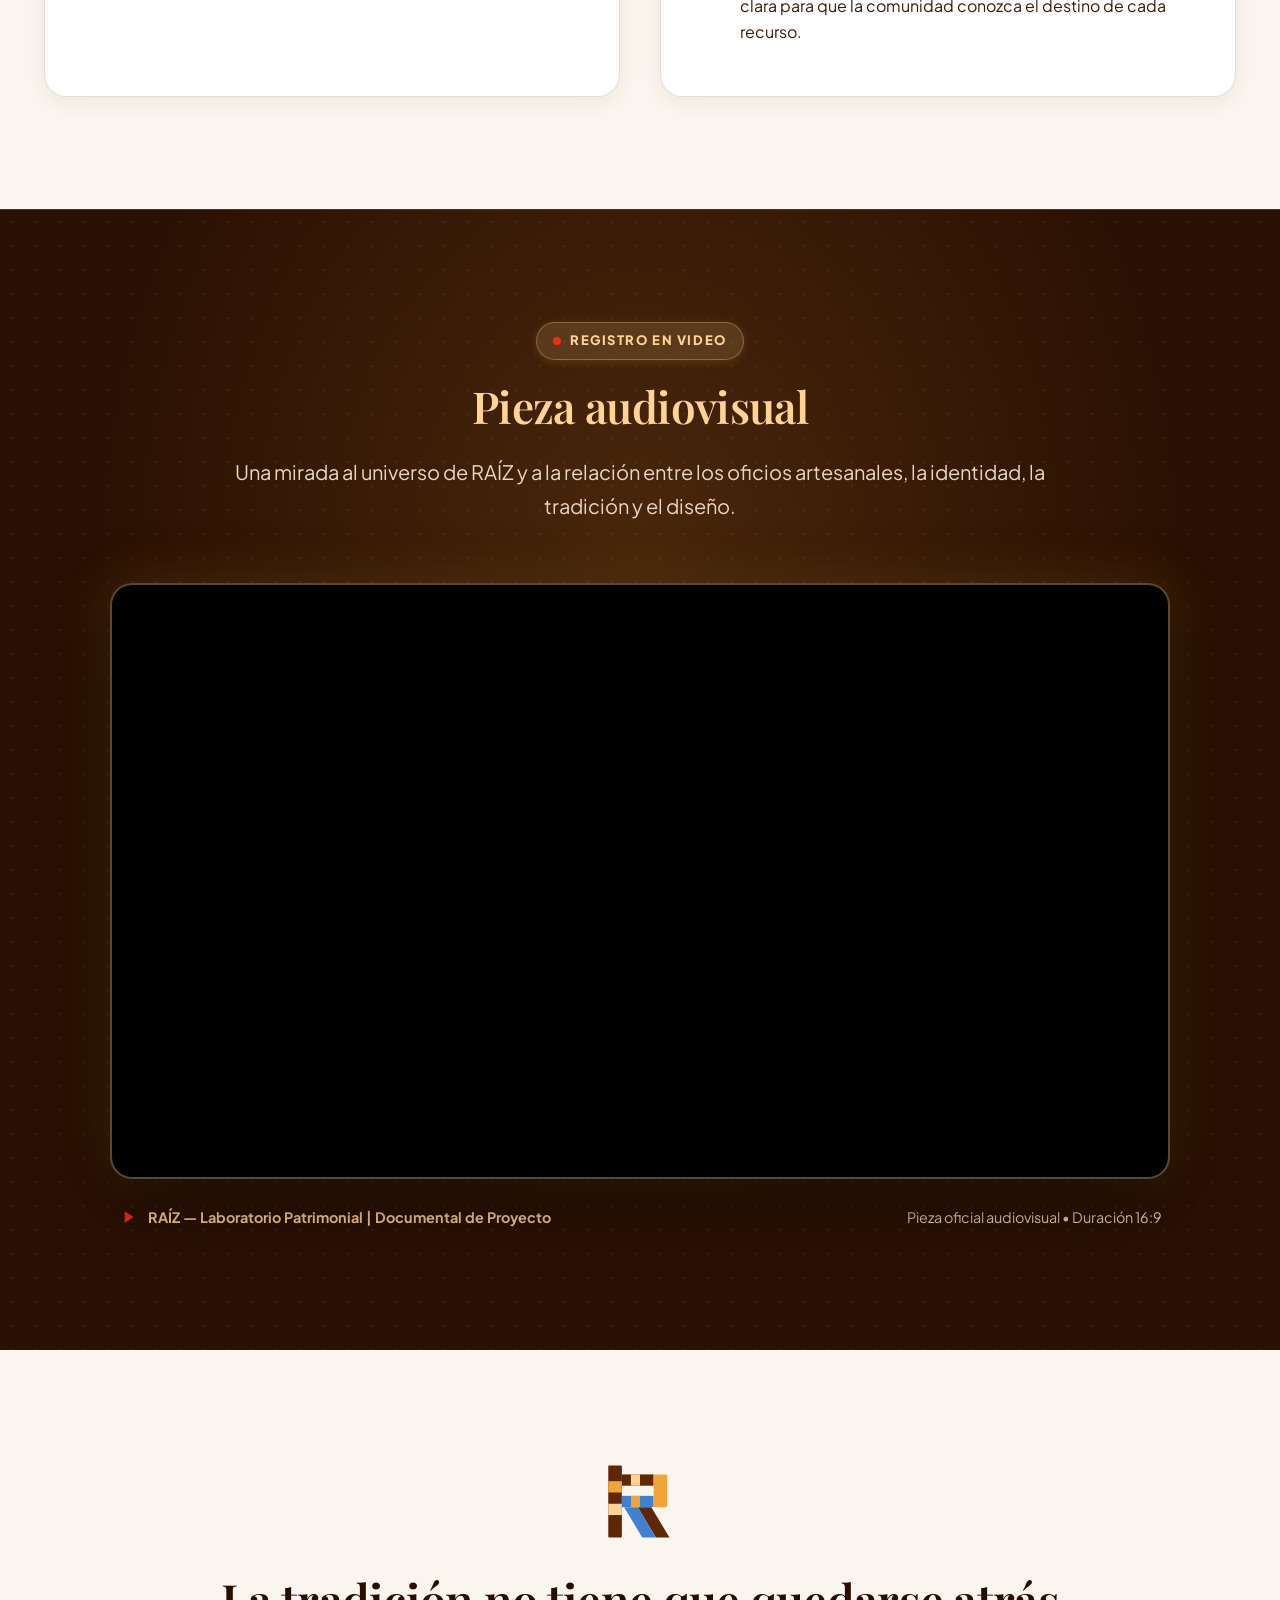
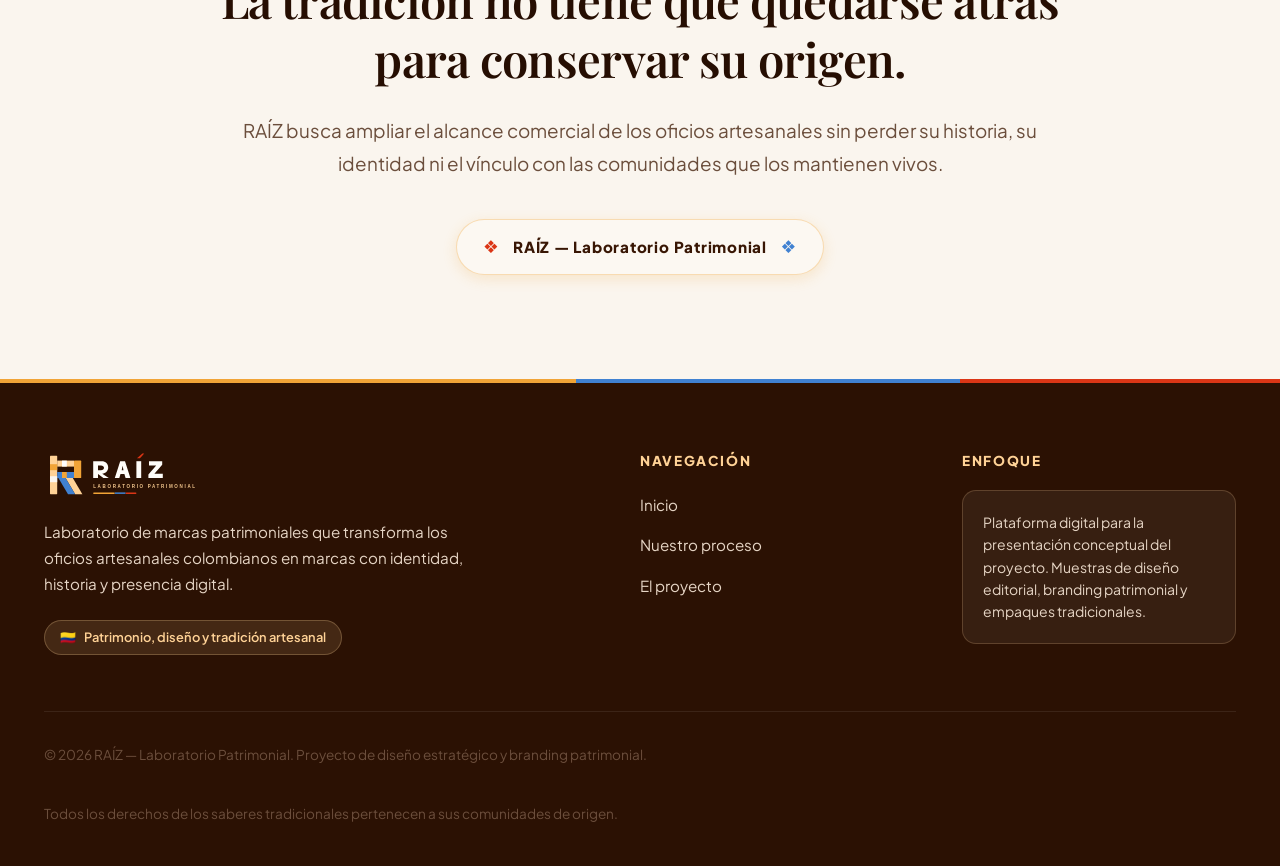
<file: proyecto.html>
<!DOCTYPE html>
<html lang="es">
<head>
  <meta charset="UTF-8">
  <meta name="viewport" content="width=device-width, initial-scale=1.0">
  <title>El Proyecto — RAÍZ Laboratorio Patrimonial | Una identidad que nace de la trama</title>
  <meta name="description" content="Identidad visual de RAÍZ, muestras de aplicaciones gráficas, prototipos de packaging, modelo de trabajo y pieza audiovisual del proyecto.">
  <link rel="icon" type="image/svg+xml" href="assets/images/raiz-isotype.svg">
  
  <!-- Stylesheets -->
  <link rel="stylesheet" href="assets/css/variables.css">
  <link rel="stylesheet" href="assets/css/main.css">
  <link rel="stylesheet" href="assets/css/editorial.css">
</head>
<body>
  <a href="#main-content" class="skip-link">Saltar al contenido principal</a>

  <!-- Shared Site Header -->
  <header class="site-header" role="banner">
    <div class="container header-inner">
      <a href="index.html" class="brand-link" aria-label="RAÍZ — Laboratorio Patrimonial - Inicio">
        <img src="assets/images/raiz-logo.svg" alt="RAÍZ Laboratorio Patrimonial" class="brand-logo-img" width="220" height="60">
      </a>

      <!-- Desktop Navigation -->
      <nav class="main-nav" aria-label="Navegación principal">
        <ul class="nav-list">
          <li><a href="index.html" class="nav-link">Inicio</a></li>
          <li><a href="proceso.html" class="nav-link">Nuestro proceso</a></li>
          <li><a href="proyecto.html" class="nav-link active" aria-current="page">El proyecto</a></li>
        </ul>
      </nav>

      <!-- Mobile Navigation Toggle -->
      <button class="mobile-nav-toggle" type="button" aria-label="Abrir menú de navegación" aria-expanded="false" aria-controls="mobile-drawer">
        <svg viewBox="0 0 24 24" fill="none" stroke="currentColor">
          <line x1="3" y1="6" x2="21" y2="6"></line>
          <line x1="3" y1="12" x2="21" y2="12"></line>
          <line x1="3" y1="18" x2="21" y2="18"></line>
        </svg>
      </button>
    </div>
  </header>

  <!-- Mobile Drawer Overlay & Drawer -->
  <div class="mobile-drawer-overlay" aria-hidden="true"></div>
  <aside id="mobile-drawer" class="mobile-drawer" aria-label="Menú móvil" aria-hidden="true">
    <div class="drawer-header">
      <img src="assets/images/raiz-logo.svg" alt="RAÍZ" style="height: 38px;">
      <button class="drawer-close-btn" type="button" aria-label="Cerrar menú">&times;</button>
    </div>
    <ul class="mobile-nav-list">
      <li><a href="index.html" class="mobile-nav-link">Inicio</a></li>
      <li><a href="proceso.html" class="mobile-nav-link">Nuestro proceso</a></li>
      <li><a href="proyecto.html" class="mobile-nav-link active" aria-current="page">El proyecto</a></li>
    </ul>
    <div class="drawer-footer">
      <p><strong>RAÍZ</strong><br>Laboratorio de Marcas Patrimoniales para artesanos colombianos.</p>
    </div>
  </aside>

  <!-- Main Content -->
  <main id="main-content">
    
    <!-- Encabezado de Página -->
    <header class="page-intro-header" aria-labelledby="project-heading">
      <div class="container">
        <div class="intro-content">
          <div class="section-badge">
            <span class="dot"></span>
            Identidad & Aplicaciones
          </div>
          <h1 id="project-heading">Una identidad que nace de la trama.</h1>
          <p class="lead-text">
            La identidad de RAÍZ toma como referencia la lógica del tejido y la construcción modular. Su sistema visual conecta la tradición artesanal con una identidad contemporánea, mediante formas geométricas, una paleta cálida y una composición inspirada en la trama y la urdimbre.
          </p>
        </div>
      </div>
    </header>

    <!-- Sección 1: Identidad de RAÍZ -->
    <section class="identity-section" aria-labelledby="brand-identity-title">
      <div class="container identity-grid">
        <div class="identity-content">
          <div class="section-badge blue">
            <span class="dot"></span>
            Construcción Gráfica
          </div>
          <h2 id="brand-identity-title">Geometría del tejido y orden contemporáneo.</h2>
          <p>
            El isotipo central representa la letra <strong>R</strong> construida mediante bloques modulares entrelazados que emulan los hilos de un telar vertical. El sistema prescinde de artificios para centrarse en la pureza de la forma, la calidez de los pigmentos de origen natural y la nobleza de los materiales patrimoniales.
          </p>

          <!-- Paleta Cromática Oficial -->
          <div class="palette-container">
            <div class="palette-title">Paleta Cromática Oficial</div>
            <div class="palette-row">
              <!-- Crema -->
              <div class="swatch-card">
                <div class="swatch-color" style="background-color: #FFD296;"></div>
                <span class="swatch-name">Crema</span>
                <span class="swatch-hex">#FFD296</span>
              </div>
              <!-- Naranja -->
              <div class="swatch-card">
                <div class="swatch-color" style="background-color: #F1A437;"></div>
                <span class="swatch-name">Naranja</span>
                <span class="swatch-hex">#F1A437</span>
              </div>
              <!-- Rojo -->
              <div class="swatch-card">
                <div class="swatch-color" style="background-color: #DB3616;"></div>
                <span class="swatch-name">Rojo</span>
                <span class="swatch-hex">#DB3616</span>
              </div>
              <!-- Azul -->
              <div class="swatch-card">
                <div class="swatch-color" style="background-color: #4081D1;"></div>
                <span class="swatch-name">Azul</span>
                <span class="swatch-hex">#4081D1</span>
              </div>
              <!-- Café Oscuro -->
              <div class="swatch-card">
                <div class="swatch-color" style="background-color: #5E2806;"></div>
                <span class="swatch-name" style="color: #5E2806;">Café</span>
                <span class="swatch-hex">#5E2806</span>
              </div>
            </div>
          </div>
        </div>

        <div class="identity-visual">
          <div class="identity-showcase-box">
            <img src="assets/images/raiz-isotype.svg" alt="Isotipo modular de la R de RAÍZ inspirada en la trama y urdimbre" class="identity-logo-large" width="130" height="150">
            <img src="assets/images/raiz-logo.svg" alt="Logotipo completo RAÍZ Laboratorio Patrimonial" style="max-width: 240px; margin: 0 auto 1.5rem; display: block;" width="240" height="65">
            <p class="identity-caption">
              Sistema modular de identidad: el isotipo entrelaza la urdimbre vertical con la trama horizontal en tonos cálidos y contraste azul.
            </p>
          </div>
        </div>
      </div>
    </section>

    <!-- Sección 2: Aplicaciones visuales (Galería editorial) -->
    <section class="gallery-section" aria-labelledby="applications-heading">
      <div class="container">
        <div class="section-header-centered" style="margin-bottom: 2.5rem;">
          <div class="section-badge">
            <span class="dot"></span>
            Muestras Conceptuales
          </div>
          <h2 id="applications-heading">Del concepto a sus aplicaciones.</h2>
          <p>
            Muestras del desarrollo conceptual, prototipos de packaging y aplicaciones de marca desarrolladas para oficios tradicionales colombianos.
          </p>
          <div class="gallery-notice-badge">
            <span>ℹ️</span> Esta galería presenta desarrollos visuales y prototipos de diseño, no productos a la venta.
          </div>
        </div>

        <!-- Asymmetrical Editorial Grid -->
        <div class="editorial-gallery-grid">
          
          <!-- Aplicación 1: Prototipo caja kraft Guacamayas (8 cols) -->
          <article class="gallery-item col-span-8">
            <div class="gallery-img-container">
              <span class="gallery-category-tag">Prototipo de Packaging</span>
              <img src="assets/images/caja-empaque-guacamayas.png" alt="Prototipo de caja de cartón kraft abierta y cerrada con la inscripción UNA HISTORIA TEJIDA A MANO y cenefas de Guacamayas" loading="lazy">
            </div>
            <div class="gallery-info">
              <h3 class="gallery-item-title">Caja editorial en cartón kraft — Tejeduría de Guacamayas</h3>
              <p class="gallery-item-desc">
                Prototipo de empaque rígido en cartón reciclado con cenefa perimetral inspirada en el tejido de paja de fique, nido interior protector y solapa con relato de origen: “Una historia tejida a mano”.
              </p>
            </div>
          </article>

          <!-- Aplicación 2: Bolsa y tag kraft (4 cols) -->
          <article class="gallery-item col-span-4">
            <div class="gallery-img-container">
              <span class="gallery-category-tag">Identidad en Territorio</span>
              <img src="assets/images/bolsa-tag-guacamayas.png" alt="Bolsa de compra en papel kraft con logotipo serigrafiado y etiqueta colgante con cordón de fique" loading="lazy">
            </div>
            <div class="gallery-info">
              <h3 class="gallery-item-title">Bolsa institucional y etiqueta de historia</h3>
              <p class="gallery-item-desc">
                Sistema de bolsa kraft con cinta gráfica lateral y etiqueta colgante atada con fibra natural que certifica la artesana creadora y la región boyacense de origen.
              </p>
            </div>
          </article>

          <!-- Aplicación 3: Sistema de empaques Ráquira & Guacamayas (6 cols) -->
          <article class="gallery-item col-span-6">
            <div class="gallery-img-container">
              <span class="gallery-category-tag">Línea de Empaques</span>
              <img src="assets/images/empaques-coleccion-kraft.png" alt="Conjunto editorial de empaques en cartón kraft, cilindros, etiquetas con cordón de fique y cuenco de barro de Ráquira" loading="lazy">
            </div>
            <div class="gallery-info">
              <h3 class="gallery-item-title">Línea combinada: Alfareros de Ráquira y Tejedoras de Guacamayas</h3>
              <p class="gallery-item-desc">
                Desarrollo de fajas modulares, tarjetas de historia para cada oficio, tubos rígidos y notas de agradecimiento que enriquecen el contacto con el usuario preservando el origen.
              </p>
            </div>
          </article>

          <!-- Aplicación 4: Empaques Sombrero Vueltiao & Formatos Especiales (6 cols) -->
          <article class="gallery-item col-span-6">
            <div class="gallery-img-container">
              <span class="gallery-category-tag">Estructuras Especiales</span>
              <img src="assets/images/empaques-sombrero-vueltiao.png" alt="Empaque cilíndrico de cartón kraft y Sombrero Vueltiao tradicional con tejido Zenú en caña flecha" loading="lazy">
            </div>
            <div class="gallery-info">
              <h3 class="gallery-item-title">Estructuras cilíndricas para Sombrero Vueltiao</h3>
              <p class="gallery-item-desc">
                Caja cilíndrica de protección para sombrero vueltiao y estuche de apertura modular diseñado para garantizar un traslado seguro y una presentación honorable del tejido Zenú.
              </p>
            </div>
          </article>

          <!-- Aplicación 5: Prototipos de presencia digital (8 cols) -->
          <article class="gallery-item col-span-8">
            <div class="gallery-img-container">
              <span class="gallery-category-tag">Presencia Digital</span>
              <img src="assets/images/prototipos-digitales-raiz.png" alt="Maqueta de interfaz web en laptop y difusión en Instagram para la micro-marca artesanal RAÍZ" loading="lazy">
            </div>
            <div class="gallery-info">
              <h3 class="gallery-item-title">Ecosistema digital: Portal editorial y difusión en redes sociales</h3>
              <p class="gallery-item-desc">
                Planteamiento de diseño de interfaz web para micro-marcas con narrativa territorial y plantillas para canales sociales orientadas a destacar el proceso productivo y la voz del artesano.
              </p>
            </div>
          </article>

          <!-- Aplicación 6: Registro de oficios y origen (4 cols) -->
          <article class="gallery-item col-span-4">
            <div class="gallery-img-container">
              <span class="gallery-category-tag">Documentación</span>
              <img src="assets/images/tejido-espiral-guacamayas.png" alt="Primer plano de la trama helicoidal de un tejido tradicional de paja y fique con tintes vegetales" loading="lazy">
            </div>
            <div class="gallery-info">
              <h3 class="gallery-item-title">Detalle de materialidad y color</h3>
              <p class="gallery-item-desc">
                Macro-registro fotográfico que documenta la textura, los tintes naturales vivos y la destreza milimétrica del enrollado tradicional en Guacamayas.
              </p>
            </div>
          </article>

        </div>
      </div>
    </section>

    <!-- Sección 3: Modelo de trabajo -->
    <section class="model-section" aria-labelledby="model-heading">
      <div class="container">
        <div class="section-header-centered">
          <div class="section-badge">
            <span class="dot"></span>
            Esquema Colaborativo
          </div>
          <h2 id="model-heading">Una relación basada en la confianza.</h2>
          <p>
            RAÍZ está pensado para trabajar con artesanos individuales, asociaciones artesanales, comunidades tradicionales y marcas interesadas en colaborar con artesanos.
          </p>
          <p style="font-size: 1.05rem; color: var(--text-muted); margin-top: -0.5rem;">
            El modelo contempla una tarifa inicial reducida, una comisión del 5 % al 10 % sobre las ventas y servicios adicionales de fotografía, gestión de redes, packaging y diseño. La relación se construye desde la co-creación, el acompañamiento y la capacitación, procurando una distribución transparente de los ingresos y claridad sobre la propiedad intelectual.
          </p>
        </div>

        <div class="model-grid">
          <!-- Bloque A: Co-creación y acompañamiento -->
          <div class="model-block-card co-creation">
            <h3 class="model-block-title">Co-creación y acompañamiento</h3>
            <p class="model-block-text">
              La relación con el artesano no es de cliente a proveedor ni de intermediación extractiva. Se construye un diálogo simétrico donde la voz del creador orienta la toma de decisiones.
            </p>
            <ul class="model-points-list">
              <li class="model-point-item">
                <svg width="20" height="20" viewBox="0 0 24 24" fill="none" stroke="currentColor" stroke-width="2.5"><polyline points="20 6 9 17 4 12"></polyline></svg>
                <span><strong>Propiedad intelectual protegida:</strong> Los derechos sobre las formas, técnicas e historias tradicionales pertenecen inequívocamente a los artesanos y sus comunidades.</span>
              </li>
              <li class="model-point-item">
                <svg width="20" height="20" viewBox="0 0 24 24" fill="none" stroke="currentColor" stroke-width="2.5"><polyline points="20 6 9 17 4 12"></polyline></svg>
                <span><strong>Proceso conjunto de diseño:</strong> Cada logotipo, color y textura gráfica se valida en territorio junto a los maestros artesanos.</span>
              </li>
              <li class="model-point-item">
                <svg width="20" height="20" viewBox="0 0 24 24" fill="none" stroke="currentColor" stroke-width="2.5"><polyline points="20 6 9 17 4 12"></polyline></svg>
                <span><strong>Acompañamiento post-lanzamiento:</strong> Soporte formativo y técnico continuo para evitar el abandono de los canales de comunicación.</span>
              </li>
            </ul>
          </div>

          <!-- Bloque B: Un modelo de trabajo sostenible -->
          <div class="model-block-card sustainable">
            <h3 class="model-block-title">Un modelo de trabajo sostenible</h3>
            <p class="model-block-text">
              Estructura pensada para eliminar barreras de entrada financieras, alineando los incentivos del laboratorio con el crecimiento directo de los artesanos.
            </p>
            <ul class="model-points-list">
              <li class="model-point-item">
                <svg width="20" height="20" viewBox="0 0 24 24" fill="none" stroke="currentColor" stroke-width="2.5"><polyline points="20 6 9 17 4 12"></polyline></svg>
                <span><strong>Tarifa inicial reducida:</strong> Acceso accesible para que el artesano no requiera un gran capital de arranque para iniciar su proceso.</span>
              </li>
              <li class="model-point-item">
                <svg width="20" height="20" viewBox="0 0 24 24" fill="none" stroke="currentColor" stroke-width="2.5"><polyline points="20 6 9 17 4 12"></polyline></svg>
                <span><strong>Comisión justa del 5 % al 10 %:</strong> Retribución del laboratorio vinculada exclusivamente a las ventas efectivas generadas por los canales propios.</span>
              </li>
              <li class="model-point-item">
                <svg width="20" height="20" viewBox="0 0 24 24" fill="none" stroke="currentColor" stroke-width="2.5"><polyline points="20 6 9 17 4 12"></polyline></svg>
                <span><strong>Servicios modulares adicionales:</strong> Opciones progresivas de producción audiovisual, gestión de redes sociales y reedición de empaques según la escala.</span>
              </li>
              <li class="model-point-item">
                <svg width="20" height="20" viewBox="0 0 24 24" fill="none" stroke="currentColor" stroke-width="2.5"><polyline points="20 6 9 17 4 12"></polyline></svg>
                <span><strong>Reparto transparente de ingresos:</strong> Trazabilidad contable clara para que la comunidad conozca el destino de cada recurso.</span>
              </li>
            </ul>
          </div>

        </div>
      </div>
    </section>

    <!-- Sección 4: PIEZA AUDIOVISUAL (MANDATORY REQUIREMENT) -->
    <section class="video-section" aria-labelledby="video-title">
      <div class="container">
        <div class="video-header">
          <div class="section-badge" style="background: rgba(255, 210, 150, 0.15); border-color: rgba(255, 210, 150, 0.3); color: var(--color-crema);">
            <span class="dot"></span>
            Registro en Video
          </div>
          <h2 id="video-title">Pieza audiovisual</h2>
          <p>
            Una mirada al universo de RAÍZ y a la relación entre los oficios artesanales, la identidad, la tradición y el diseño.
          </p>
        </div>

        <div class="video-container">
          <!-- Responsive 16:9 Video Wrapper as specified in the prompt -->
          <div class="video-responsive-wrapper">
            <iframe
              src="https://www.youtube.com/embed/ZRdhV7rscZk"
              title="RAIZ - PIEZA AUDIOVISUAL"
              allow="accelerometer; autoplay; clipboard-write; encrypted-media; gyroscope; picture-in-picture; web-share"
              referrerpolicy="strict-origin-when-cross-origin"
              allowfullscreen>
            </iframe>
          </div>

          <div class="video-caption-bar">
            <span class="video-tag">
              <svg class="play-icon" viewBox="0 0 24 24"><path d="M8 5v14l11-7z"/></svg>
              RAÍZ — Laboratorio Patrimonial | Documental de Proyecto
            </span>
            <span>Pieza oficial audiovisual • Duración 16:9</span>
          </div>
        </div>
      </div>
    </section>

    <!-- Sección 5: Cierre final -->
    <section class="final-closing-section" aria-labelledby="closing-heading">
      <div class="container">
        <div class="closing-inner">
          <img src="assets/images/raiz-isotype.svg" alt="Isotipo RAÍZ" class="closing-isotype" width="56" height="65">
          <h2 id="closing-heading" class="closing-heading">
            La tradición no tiene que quedarse atrás para conservar su origen.
          </h2>
          <p class="closing-subtext">
            RAÍZ busca ampliar el alcance comercial de los oficios artesanales sin perder su historia, su identidad ni el vínculo con las comunidades que los mantienen vivos.
          </p>
          <div class="closing-brand-badge">
            <span style="color: var(--color-rojo); font-size: 1.1rem;">❖</span>
            RAÍZ — Laboratorio Patrimonial
            <span style="color: var(--color-azul); font-size: 1.1rem;">❖</span>
          </div>
        </div>
      </div>
    </section>

  </main>

  <!-- Shared Site Footer -->
  <footer class="site-footer" role="contentinfo">
    <div class="container">
      <div class="footer-top">
        <div class="footer-brand">
          <img src="assets/images/raiz-logo-light.svg" alt="RAÍZ — Laboratorio Patrimonial" class="footer-logo" width="220" height="60">
          <p class="footer-tagline">
            Laboratorio de marcas patrimoniales que transforma los oficios artesanales colombianos en marcas con identidad, historia y presencia digital.
          </p>
          <div class="footer-heritage-pill">
            <span>🇨🇴</span> Patrimonio, diseño y tradición artesanal
          </div>
        </div>

        <div>
          <h4 class="footer-col-title">Navegación</h4>
          <ul class="footer-nav-list">
            <li><a href="index.html" class="footer-nav-link">Inicio</a></li>
            <li><a href="proceso.html" class="footer-nav-link">Nuestro proceso</a></li>
            <li><a href="proyecto.html" class="footer-nav-link">El proyecto</a></li>
          </ul>
        </div>

        <div>
          <h4 class="footer-col-title">Enfoque</h4>
          <div class="footer-note-box">
            Plataforma digital para la presentación conceptual del proyecto. Muestras de diseño editorial, branding patrimonial y empaques tradicionales.
          </div>
        </div>
      </div>

      <div class="footer-bottom">
        <p>&copy; 2026 RAÍZ — Laboratorio Patrimonial. Proyecto de diseño estratégico y branding patrimonial.</p>
        <p>Todos los derechos de los saberes tradicionales pertenecen a sus comunidades de origen.</p>
      </div>
    </div>
  </footer>

  <!-- Scripts -->
  <script src="assets/js/nav.js"></script>
  <script src="assets/js/router.js"></script>
</body>
</html>
</file>
<file: assets/css/variables.css>
:root {
  /* RAÍZ Official Chromatic Palette */
  --color-crema: #FFD296;
  --color-naranja: #F1A437;
  --color-rojo: #DB3616;
  --color-azul: #4081D1;
  --color-cafe: #5E2806;
  
  /* Vibrant & Editorial Hues */
  --color-naranja-vibrant: #FA9A1B;
  --color-naranja-glow: rgba(241, 164, 55, 0.28);
  --color-rojo-vibrant: #E63310;
  --color-rojo-glow: rgba(219, 54, 22, 0.22);
  --color-azul-vibrant: #317DD6;
  --color-azul-glow: rgba(64, 129, 209, 0.22);
  --color-cafe-dark: #381604;
  --color-cafe-deep: #220C02;
  --color-crema-light: #FFF4E5;
  --color-crema-card: #FCF8F2;
  --color-crema-glow: rgba(255, 210, 150, 0.4);
  
  /* Editorial Canvas & Backgrounds with Warm Vibrancy */
  --bg-primary: #FAF5EE;
  --bg-secondary: #F4ECE0;
  --bg-tertiary: #EBDDCF;
  --bg-card: #FFFFFF;
  --bg-dark: #2B1103;
  --bg-dark-card: #3D1905;
  
  /* Text & Foreground */
  --text-main: #3C1A05;
  --text-heading: #260E02;
  --text-muted: #6B4E3C;
  --text-dim: #947563;
  --text-light: #FFFDF9;
  --text-light-muted: #E6D5C5;
  
  /* Borders & Dividers */
  --border-light: rgba(94, 40, 6, 0.09);
  --border-medium: rgba(94, 40, 6, 0.16);
  --border-strong: rgba(94, 40, 6, 0.32);
  --border-warm: rgba(241, 164, 55, 0.35);
  --border-vibrant: rgba(219, 54, 22, 0.3);
  --border-dark: rgba(255, 210, 150, 0.18);
  
  /* Shadows & Ambient Glows */
  --shadow-sm: 0 2px 10px rgba(94, 40, 6, 0.06);
  --shadow-md: 0 8px 24px rgba(94, 40, 6, 0.09);
  --shadow-lg: 0 16px 42px rgba(94, 40, 6, 0.13);
  --shadow-xl: 0 24px 60px rgba(94, 40, 6, 0.18);
  --shadow-warm-glow: 0 12px 36px rgba(241, 164, 55, 0.22);
  --shadow-red-glow: 0 12px 36px rgba(219, 54, 22, 0.2);
  --shadow-blue-glow: 0 12px 36px rgba(64, 129, 209, 0.2);

  /* Typography */
  --font-serif: 'Playfair Display', Georgia, 'Times New Roman', serif;
  --font-sans: 'Plus Jakarta Sans', system-ui, -apple-system, BlinkMacSystemFont, 'Segoe UI', Roboto, sans-serif;
  
  /* Layout Spacing */
  --container-max: 1240px;
  --container-wide: 1360px;
  --header-height: 82px;
  --radius-sm: 8px;
  --radius-md: 14px;
  --radius-lg: 22px;
  --radius-pill: 9999px;
  
  /* Transitions */
  --transition-fast: 0.18s cubic-bezier(0.16, 1, 0.3, 1);
  --transition-base: 0.28s cubic-bezier(0.16, 1, 0.3, 1);
  --transition-slow: 0.45s cubic-bezier(0.16, 1, 0.3, 1);
}
</file>
<file: assets/css/main.css>
/* ==========================================================================
   RAÍZ — Laboratorio Patrimonial
   Main Stylesheet: Global Layout, Navigation, Header, Footer & Components
   ========================================================================== */

@import url('https://fonts.googleapis.com/css2?family=Playfair+Display:ital,wght@0,400;0,600;0,700;1,400;1,600&family=Plus+Jakarta+Sans:wght@300;400;500;600;700;800&display=swap');
@import url('./variables.css');

*, *::before, *::after {
  box-sizing: border-box;
  margin: 0;
  padding: 0;
}

html {
  font-size: 16px;
  scroll-behavior: smooth;
  -webkit-text-size-adjust: 100%;
  color-scheme: light;
}

body {
  font-family: var(--font-sans);
  font-size: 1.0625rem;
  line-height: 1.68;
  color: var(--text-main);
  background-color: var(--bg-primary);
  background-image: 
    radial-gradient(ellipse at 85% 10%, rgba(241, 164, 55, 0.12) 0%, transparent 50%),
    radial-gradient(ellipse at 15% 45%, rgba(219, 54, 22, 0.06) 0%, transparent 45%),
    radial-gradient(ellipse at 75% 85%, rgba(64, 129, 209, 0.08) 0%, transparent 45%),
    radial-gradient(rgba(94, 40, 6, 0.04) 1px, transparent 1px);
  background-size: 100% 100%, 100% 100%, 100% 100%, 24px 24px;
  background-attachment: fixed;
  min-height: 100vh;
  display: flex;
  flex-direction: column;
  overflow-x: hidden;
  -webkit-font-smoothing: antialiased;
  -moz-osx-font-smoothing: grayscale;
}

/* Skip link for accessibility */
.skip-link {
  position: absolute;
  top: -60px;
  left: 20px;
  background: var(--color-cafe);
  color: var(--color-crema);
  padding: 10px 18px;
  z-index: 1000;
  border-radius: var(--radius-sm);
  font-size: 0.9rem;
  font-weight: 600;
  text-decoration: none;
  transition: top var(--transition-fast);
}
.skip-link:focus {
  top: 15px;
  outline: 3px solid var(--color-naranja);
}

/* Layout Utilities */
.container {
  width: 100%;
  max-width: var(--container-max);
  margin-left: auto;
  margin-right: auto;
  padding-left: 1.5rem;
  padding-right: 1.5rem;
}

.container-wide {
  width: 100%;
  max-width: var(--container-wide);
  margin-left: auto;
  margin-right: auto;
  padding-left: 1.5rem;
  padding-right: 1.5rem;
}

/* Typography Standards */
h1, h2, h3, h4, h5, h6 {
  font-family: var(--font-serif);
  color: var(--text-heading);
  line-height: 1.2;
  font-weight: 600;
  letter-spacing: -0.015em;
}

h1 {
  font-size: clamp(2.35rem, 5vw, 3.75rem);
  line-height: 1.12;
}

h2 {
  font-size: clamp(1.85rem, 3.8vw, 2.75rem);
  line-height: 1.2;
}

h3 {
  font-size: clamp(1.35rem, 2.4vw, 1.85rem);
  line-height: 1.3;
}

h4 {
  font-size: 1.25rem;
  line-height: 1.4;
}

p {
  margin-bottom: 1.25rem;
  color: var(--text-muted);
}
p:last-child {
  margin-bottom: 0;
}

.lead-text {
  font-size: clamp(1.125rem, 1.8vw, 1.325rem);
  line-height: 1.65;
  color: var(--text-main);
  font-weight: 400;
}

a {
  color: var(--color-cafe);
  text-decoration: none;
  transition: color var(--transition-fast);
}

img {
  max-width: 100%;
  height: auto;
  display: block;
}

/* ==========================================================================
   Global Header & Navigation
   ========================================================================== */
.site-header {
  position: sticky;
  top: 0;
  z-index: 100;
  height: var(--header-height);
  background: rgba(250, 245, 238, 0.95);
  backdrop-filter: blur(16px);
  -webkit-backdrop-filter: blur(16px);
  border-bottom: 1px solid var(--border-medium);
  display: flex;
  align-items: center;
  transition: background var(--transition-fast), box-shadow var(--transition-fast);
}

/* Vibrant top woven Colombian accent ribbon */
.site-header::before {
  content: '';
  position: absolute;
  top: 0;
  left: 0;
  right: 0;
  height: 3px;
  background: linear-gradient(90deg, 
    var(--color-naranja) 0%, var(--color-naranja) 40%, 
    var(--color-azul) 40%, var(--color-azul) 70%, 
    var(--color-rojo) 70%, var(--color-rojo) 100%);
  z-index: 101;
}

.site-header.is-scrolled {
  background: rgba(250, 245, 238, 0.98);
  box-shadow: 0 6px 24px rgba(94, 40, 6, 0.08);
}

.header-inner {
  display: flex;
  align-items: center;
  justify-content: space-between;
  width: 100%;
}

.brand-link {
  display: inline-flex;
  align-items: center;
  text-decoration: none;
  transition: transform var(--transition-fast), opacity var(--transition-fast);
}

.brand-link:hover {
  transform: translateY(-1px);
}

.brand-logo-img {
  height: 48px;
  width: auto;
  display: block;
}

/* Main Navigation */
.main-nav {
  display: flex;
  align-items: center;
}

.nav-list {
  display: flex;
  align-items: center;
  gap: 0.65rem;
  list-style: none;
}

.nav-link {
  position: relative;
  display: inline-flex;
  align-items: center;
  padding: 0.65rem 1.25rem;
  font-size: 0.95rem;
  font-weight: 600;
  color: var(--text-muted);
  border-radius: var(--radius-pill);
  transition: all var(--transition-fast);
  letter-spacing: 0.01em;
}

.nav-link:hover {
  color: var(--color-cafe);
  background-color: rgba(241, 164, 55, 0.16);
}

.nav-link.active {
  color: var(--color-cafe-dark);
  background-color: var(--color-crema);
  font-weight: 700;
  box-shadow: 0 2px 12px rgba(241, 164, 55, 0.35);
}

.nav-link.active::after {
  content: '';
  position: absolute;
  bottom: 4px;
  left: 50%;
  transform: translateX(-50%);
  width: 18px;
  height: 2.5px;
  background-color: var(--color-rojo);
  border-radius: 2px;
}

/* Mobile Nav Toggle Button */
.mobile-nav-toggle {
  display: none;
  background: transparent;
  border: 1px solid var(--border-medium);
  border-radius: var(--radius-sm);
  padding: 0.55rem;
  color: var(--color-cafe);
  cursor: pointer;
  align-items: center;
  justify-content: center;
  transition: background var(--transition-fast);
}

.mobile-nav-toggle:hover {
  background: rgba(94, 40, 6, 0.05);
}

.mobile-nav-toggle svg {
  width: 24px;
  height: 24px;
  stroke: var(--color-cafe);
  stroke-width: 2;
  stroke-linecap: round;
}

/* Mobile Nav Drawer */
.mobile-drawer-overlay {
  display: none;
  position: fixed;
  inset: 0;
  background: rgba(56, 22, 4, 0.5);
  backdrop-filter: blur(6px);
  z-index: 150;
  opacity: 0;
  transition: opacity var(--transition-base);
}

.mobile-drawer {
  position: fixed;
  top: 0;
  right: -320px;
  width: min(300px, 85vw);
  height: 100vh;
  background: var(--bg-primary);
  border-left: 1px solid var(--border-medium);
  box-shadow: -8px 0 32px rgba(56, 22, 4, 0.18);
  z-index: 200;
  padding: 2rem 1.5rem;
  display: flex;
  flex-direction: column;
  transition: right var(--transition-base);
}

.mobile-drawer.is-open {
  right: 0;
}

.mobile-drawer-overlay.is-open {
  display: block;
  opacity: 1;
}

.drawer-header {
  display: flex;
  align-items: center;
  justify-content: space-between;
  margin-bottom: 2.5rem;
  padding-bottom: 1rem;
  border-bottom: 1px solid var(--border-light);
}

.drawer-close-btn {
  background: transparent;
  border: none;
  font-size: 1.5rem;
  cursor: pointer;
  color: var(--color-cafe);
  padding: 0.4rem;
}

.mobile-nav-list {
  list-style: none;
  display: flex;
  flex-direction: column;
  gap: 0.75rem;
}

.mobile-nav-link {
  display: block;
  padding: 0.85rem 1.25rem;
  font-size: 1.1rem;
  font-weight: 600;
  color: var(--text-main);
  border-radius: var(--radius-sm);
  transition: background var(--transition-fast);
}

.mobile-nav-link.active {
  background: var(--color-crema);
  font-weight: 700;
  color: var(--color-cafe-dark);
  border-left: 4px solid var(--color-rojo);
}

.drawer-footer {
  margin-top: auto;
  font-size: 0.85rem;
  color: var(--text-muted);
  border-top: 1px solid var(--border-light);
  padding-top: 1.5rem;
}

/* ==========================================================================
   Buttons & Interactive Elements
   ========================================================================== */
.btn {
  display: inline-flex;
  align-items: center;
  justify-content: center;
  gap: 0.65rem;
  font-family: var(--font-sans);
  font-size: 0.975rem;
  font-weight: 700;
  line-height: 1;
  padding: 0.95rem 1.85rem;
  border-radius: var(--radius-pill);
  text-decoration: none;
  cursor: pointer;
  transition: all var(--transition-base);
  border: 1px solid transparent;
  white-space: nowrap;
}

.btn-primary {
  background: linear-gradient(135deg, var(--color-cafe) 0%, var(--color-cafe-dark) 100%);
  color: var(--color-crema);
  box-shadow: 0 4px 18px rgba(94, 40, 6, 0.22);
}

.btn-primary:hover {
  background: linear-gradient(135deg, var(--color-cafe-dark) 0%, var(--color-cafe-deep) 100%);
  color: #FFFFFF;
  transform: translateY(-2px);
  box-shadow: 0 8px 28px rgba(94, 40, 6, 0.32);
}

.btn-primary svg {
  transition: transform var(--transition-fast);
}
.btn-primary:hover svg {
  transform: translateX(4px);
}

.btn-secondary {
  background: linear-gradient(135deg, #F9AE3B 0%, #E8951D 100%);
  color: var(--color-cafe-dark);
  box-shadow: 0 4px 18px rgba(241, 164, 55, 0.35);
}

.btn-secondary:hover {
  background: linear-gradient(135deg, #E8951D 0%, #D8820B 100%);
  transform: translateY(-2px);
  box-shadow: 0 8px 26px rgba(241, 164, 55, 0.45);
}

.btn-outline {
  background: transparent;
  border-color: var(--color-cafe);
  color: var(--color-cafe);
}

.btn-outline:hover {
  background: var(--color-cafe);
  color: var(--color-crema);
  transform: translateY(-2px);
}

.btn-pill-light {
  background: var(--bg-card);
  border: 1px solid var(--border-warm);
  color: var(--color-cafe);
  font-size: 0.9rem;
  font-weight: 600;
  padding: 0.65rem 1.35rem;
  box-shadow: 0 2px 8px rgba(94, 40, 6, 0.05);
}
.btn-pill-light:hover {
  background: var(--color-crema);
  border-color: var(--color-naranja);
  transform: translateY(-1px);
  box-shadow: 0 4px 12px rgba(241, 164, 55, 0.25);
}

/* Badges & Section Accents */
.section-badge {
  display: inline-flex;
  align-items: center;
  gap: 0.55rem;
  font-size: 0.8125rem;
  font-weight: 800;
  text-transform: uppercase;
  letter-spacing: 0.12em;
  color: var(--color-cafe-dark);
  background: rgba(241, 164, 55, 0.24);
  border: 1px solid rgba(241, 164, 55, 0.55);
  padding: 0.45rem 1.05rem;
  border-radius: var(--radius-pill);
  margin-bottom: 1.25rem;
  box-shadow: 0 2px 8px rgba(241, 164, 55, 0.18);
}

.section-badge .dot {
  width: 8px;
  height: 8px;
  background-color: var(--color-rojo-vibrant);
  border-radius: 50%;
  display: inline-block;
  box-shadow: 0 0 8px var(--color-rojo-glow);
}

.section-badge.blue {
  background: rgba(64, 129, 209, 0.16);
  border-color: rgba(64, 129, 209, 0.5);
  color: #1E4E85;
}
.section-badge.blue .dot {
  background-color: var(--color-azul);
  box-shadow: 0 0 8px var(--color-azul-glow);
}

/* ==========================================================================
   Global Footer
   ========================================================================== */
.site-footer {
  margin-top: auto;
  background: var(--bg-dark);
  color: var(--text-light-muted);
  padding: 4.5rem 0 2.5rem;
  position: relative;
  overflow: hidden;
}

.site-footer::before {
  content: '';
  position: absolute;
  top: 0;
  left: 0;
  right: 0;
  height: 4px;
  background: linear-gradient(90deg, 
    var(--color-naranja) 0%, var(--color-naranja) 45%, 
    var(--color-azul) 45%, var(--color-azul) 75%, 
    var(--color-rojo) 75%, var(--color-rojo) 100%);
}

.footer-top {
  display: grid;
  grid-template-columns: 2fr 1fr 1fr;
  gap: 3rem;
  margin-bottom: 3.5rem;
}

.footer-brand {
  max-width: 440px;
}

.footer-logo {
  height: 48px;
  width: auto;
  margin-bottom: 1.25rem;
}

.footer-tagline {
  font-size: 0.95rem;
  line-height: 1.7;
  color: var(--text-light-muted);
  margin-bottom: 1.5rem;
}

.footer-col-title {
  font-family: var(--font-sans);
  font-size: 0.85rem;
  font-weight: 800;
  text-transform: uppercase;
  letter-spacing: 0.12em;
  color: var(--color-crema);
  margin-bottom: 1.25rem;
}

.footer-nav-list {
  list-style: none;
  display: flex;
  flex-direction: column;
  gap: 0.75rem;
}

.footer-nav-link {
  color: var(--text-light-muted);
  font-size: 0.95rem;
  transition: color var(--transition-fast), transform var(--transition-fast);
  display: inline-block;
}

.footer-nav-link:hover {
  color: var(--color-crema);
  transform: translateX(4px);
}

.footer-note-box {
  background: rgba(255, 255, 255, 0.06);
  border: 1px solid rgba(255, 210, 150, 0.2);
  border-radius: var(--radius-md);
  padding: 1.25rem;
  font-size: 0.875rem;
  line-height: 1.6;
  color: #E6D5C5;
}

.footer-bottom {
  padding-top: 2rem;
  border-top: 1px solid rgba(255, 255, 255, 0.08);
  display: flex;
  align-items: center;
  justify-content: space-between;
  flex-wrap: wrap;
  gap: 1rem;
  font-size: 0.85rem;
  color: rgba(230, 213, 197, 0.7);
}

.footer-heritage-pill {
  display: inline-flex;
  align-items: center;
  gap: 0.5rem;
  background: rgba(255, 210, 150, 0.12);
  border: 1px solid rgba(255, 210, 150, 0.25);
  padding: 0.35rem 0.95rem;
  border-radius: var(--radius-pill);
  color: var(--color-crema);
  font-size: 0.8rem;
  font-weight: 600;
}

/* ==========================================================================
   Responsive Breakpoints
   ========================================================================== */
@media (max-width: 900px) {
  .site-header {
    height: 72px;
  }
  .main-nav {
    display: none;
  }
  .mobile-nav-toggle {
    display: inline-flex;
  }
  .footer-top {
    grid-template-columns: 1fr;
    gap: 2.5rem;
  }
  .footer-bottom {
    flex-direction: column;
    align-items: flex-start;
  }
}

@media (prefers-reduced-motion: reduce) {
  *, *::before, *::after {
    animation-duration: 0.01ms !important;
    animation-iteration-count: 1 !important;
    transition-duration: 0.01ms !important;
    scroll-behavior: auto !important;
  }
}
</file>
<file: assets/css/editorial.css>
/* ==========================================================================
   RAÍZ — Laboratorio Patrimonial
   Editorial Stylesheet: Editorial Layouts, Hero, Grids, Gallery & Video
   ========================================================================== */

/* Page Header / Intro Banner for secondary pages */
.page-intro-header {
  padding: 5rem 0 4rem;
  background: 
    radial-gradient(ellipse at 80% 20%, rgba(241, 164, 55, 0.18) 0%, transparent 60%),
    radial-gradient(ellipse at 20% 80%, rgba(219, 54, 22, 0.1) 0%, transparent 60%),
    linear-gradient(180deg, rgba(255, 210, 150, 0.28) 0%, rgba(250, 245, 238, 0) 100%);
  border-bottom: 1px solid var(--border-medium);
  position: relative;
}

.intro-content {
  max-width: 860px;
}

.intro-content h1 {
  margin-bottom: 1.35rem;
  color: var(--text-heading);
}

.intro-content p.lead-text {
  font-size: 1.25rem;
  color: var(--text-main);
  line-height: 1.7;
}

/* ==========================================================================
   PAGE 1: INICIO COMPONENTS
   ========================================================================== */

/* Hero Section */
.hero-section {
  padding: 5rem 0 6.5rem;
  position: relative;
  overflow: hidden;
}

.hero-grid {
  display: grid;
  grid-template-columns: 1.15fr 0.95fr;
  gap: 3.5rem;
  align-items: center;
}

.hero-content {
  position: relative;
  z-index: 2;
}

.hero-title {
  margin-bottom: 1.5rem;
  color: var(--text-heading);
  letter-spacing: -0.025em;
  font-size: clamp(2.45rem, 5.2vw, 3.85rem);
  line-height: 1.1;
}

.hero-description {
  font-size: 1.2rem;
  line-height: 1.75;
  color: var(--text-main);
  margin-bottom: 2.25rem;
  max-width: 550px;
}

.hero-actions {
  display: flex;
  align-items: center;
  gap: 1.25rem;
  flex-wrap: wrap;
}

.hero-visual {
  position: relative;
}

.hero-image-frame {
  position: relative;
  border-radius: var(--radius-lg);
  overflow: hidden;
  box-shadow: 0 20px 60px rgba(94, 40, 6, 0.18), 0 0 40px rgba(241, 164, 55, 0.25);
  border: 2px solid rgba(241, 164, 55, 0.45);
  background-color: var(--bg-card);
}

.hero-image-frame img {
  width: 100%;
  height: auto;
  aspect-ratio: 16 / 10;
  object-fit: cover;
  display: block;
  transition: transform var(--transition-slow);
}

.hero-image-frame:hover img {
  transform: scale(1.025);
}

.hero-caption-card {
  position: absolute;
  bottom: 1.5rem;
  left: 1.5rem;
  right: 1.5rem;
  background: rgba(255, 253, 249, 0.96);
  backdrop-filter: blur(12px);
  -webkit-backdrop-filter: blur(12px);
  padding: 1.2rem 1.45rem;
  border-radius: var(--radius-md);
  border: 1px solid var(--border-warm);
  box-shadow: 0 8px 24px rgba(94, 40, 6, 0.12);
  display: flex;
  align-items: center;
  justify-content: space-between;
  gap: 1rem;
}

.hero-caption-text {
  font-size: 0.9rem;
  font-weight: 700;
  color: var(--color-cafe-dark);
  line-height: 1.4;
}

.hero-caption-sub {
  font-size: 0.8rem;
  color: var(--text-muted);
  font-weight: 500;
  display: block;
  margin-top: 3px;
}

.hero-caption-pill {
  background: linear-gradient(135deg, var(--color-naranja) 0%, #E8951D 100%);
  color: var(--color-cafe-dark);
  font-size: 0.75rem;
  font-weight: 800;
  padding: 0.4rem 0.85rem;
  border-radius: var(--radius-pill);
  text-transform: uppercase;
  letter-spacing: 0.08em;
  white-space: nowrap;
  box-shadow: 0 2px 8px rgba(241, 164, 55, 0.35);
}

/* Problem Section */
.problem-section {
  padding: 6.5rem 0;
  background: var(--bg-secondary);
  border-top: 1px solid var(--border-medium);
  border-bottom: 1px solid var(--border-medium);
  position: relative;
}

.section-header-centered {
  text-align: center;
  max-width: 840px;
  margin: 0 auto 4rem;
}

.section-header-centered h2 {
  margin-bottom: 1.35rem;
}

.section-header-centered p {
  font-size: 1.15rem;
  line-height: 1.75;
}

.problem-grid {
  display: grid;
  grid-template-columns: repeat(3, 1fr);
  gap: 2rem;
}

.problem-card {
  background: var(--bg-card);
  padding: 2.75rem 2.25rem;
  border-radius: var(--radius-lg);
  border: 1px solid var(--border-warm);
  box-shadow: 0 4px 16px rgba(94, 40, 6, 0.06);
  transition: transform var(--transition-base), box-shadow var(--transition-base), border-color var(--transition-base);
  position: relative;
  display: flex;
  flex-direction: column;
}

.problem-card:hover {
  transform: translateY(-5px);
  box-shadow: 0 16px 36px rgba(94, 40, 6, 0.12), 0 0 25px rgba(241, 164, 55, 0.18);
  border-color: var(--color-naranja);
}

.problem-card::before {
  content: '';
  position: absolute;
  top: 0;
  left: 2rem;
  right: 2rem;
  height: 4px;
  background: linear-gradient(90deg, var(--color-rojo), var(--color-naranja));
  border-radius: 0 0 4px 4px;
}

.problem-number {
  font-family: var(--font-serif);
  font-size: 2.75rem;
  font-weight: 700;
  background: linear-gradient(135deg, var(--color-rojo) 0%, var(--color-naranja) 100%);
  -webkit-background-clip: text;
  -webkit-text-fill-color: transparent;
  line-height: 1;
  margin-bottom: 1.35rem;
  letter-spacing: -0.03em;
}

.problem-title {
  font-size: 1.4rem;
  margin-bottom: 1rem;
  color: var(--text-heading);
}

.problem-desc {
  font-size: 1rem;
  line-height: 1.7;
  color: var(--text-muted);
}

/* Value Proposition Section */
.value-section {
  padding: 7rem 0;
  background: var(--bg-primary);
  position: relative;
}

.value-grid {
  display: grid;
  grid-template-columns: repeat(3, 1fr);
  gap: 2.25rem;
  margin-top: 4rem;
}

.value-pillar-card {
  background: var(--bg-card);
  border-radius: var(--radius-lg);
  padding: 3rem 2.25rem;
  border: 1px solid var(--border-medium);
  box-shadow: 0 4px 18px rgba(94, 40, 6, 0.06);
  position: relative;
  transition: all var(--transition-base);
  overflow: hidden;
}

.value-pillar-card:hover {
  transform: translateY(-6px);
  box-shadow: 0 20px 45px rgba(94, 40, 6, 0.14), 0 0 30px rgba(241, 164, 55, 0.2);
  border-color: var(--color-naranja);
}

.value-icon-box {
  width: 62px;
  height: 62px;
  border-radius: var(--radius-md);
  background: rgba(241, 164, 55, 0.18);
  border: 1px solid rgba(241, 164, 55, 0.55);
  display: flex;
  align-items: center;
  justify-content: center;
  color: var(--color-cafe-dark);
  margin-bottom: 1.85rem;
  box-shadow: 0 4px 14px rgba(241, 164, 55, 0.2);
}

.value-icon-box.blue {
  background: rgba(64, 129, 209, 0.18);
  border-color: rgba(64, 129, 209, 0.55);
  color: #1E4E85;
  box-shadow: 0 4px 14px rgba(64, 129, 209, 0.2);
}

.value-icon-box.red {
  background: rgba(219, 54, 22, 0.16);
  border-color: rgba(219, 54, 22, 0.5);
  color: var(--color-rojo-vibrant);
  box-shadow: 0 4px 14px rgba(219, 54, 22, 0.2);
}

.value-pillar-title {
  font-size: 1.55rem;
  margin-bottom: 0.95rem;
  color: var(--text-heading);
}

.value-pillar-desc {
  font-size: 1rem;
  line-height: 1.7;
  color: var(--text-muted);
}

/* Closing Manifesto Banner */
.manifesto-banner {
  padding: 6.5rem 0;
  background: var(--bg-dark);
  color: var(--text-light);
  position: relative;
  overflow: hidden;
  border-top: 1px solid var(--border-dark);
}

.manifesto-banner::before {
  content: '';
  position: absolute;
  top: 0;
  left: 0;
  right: 0;
  height: 3px;
  background: linear-gradient(90deg, 
    var(--color-naranja) 0%, var(--color-naranja) 40%, 
    var(--color-azul) 40%, var(--color-azul) 70%, 
    var(--color-rojo) 70%, var(--color-rojo) 100%);
}

.manifesto-grid {
  display: grid;
  grid-template-columns: 1.15fr 0.85fr;
  gap: 4rem;
  align-items: center;
  position: relative;
  z-index: 2;
}

.manifesto-quote {
  font-family: var(--font-serif);
  font-size: clamp(1.75rem, 3.4vw, 2.45rem);
  line-height: 1.35;
  font-weight: 500;
  color: var(--color-crema);
  margin-bottom: 2.25rem;
  border-left: 4px solid var(--color-naranja);
  padding-left: 1.85rem;
}

.manifesto-image-wrapper {
  border-radius: var(--radius-lg);
  overflow: hidden;
  box-shadow: 0 24px 60px rgba(0, 0, 0, 0.45), 0 0 35px rgba(241, 164, 55, 0.25);
  border: 2px solid rgba(255, 210, 150, 0.3);
  background-color: #000000;
}

.manifesto-image-wrapper img {
  width: 100%;
  height: 100%;
  aspect-ratio: 16 / 10;
  object-fit: cover;
  display: block;
}

/* ==========================================================================
   PAGE 2: NUESTRO PROCESO COMPONENTS
   ========================================================================== */

/* 5 Stages Sequence */
.stages-section {
  padding: 6rem 0 7rem;
  position: relative;
}

.stages-flow {
  display: flex;
  flex-direction: column;
  gap: 2.5rem;
  margin-top: 3.5rem;
  position: relative;
}

.stage-step-card {
  background: var(--bg-card);
  border-radius: var(--radius-lg);
  border: 1px solid var(--border-medium);
  padding: 2.5rem;
  box-shadow: 0 4px 18px rgba(94, 40, 6, 0.06);
  display: grid;
  grid-template-columns: 130px 1.35fr 1.05fr;
  gap: 2.5rem;
  align-items: center;
  transition: transform var(--transition-base), box-shadow var(--transition-base), border-color var(--transition-base);
  position: relative;
  overflow: hidden;
}

.stage-step-card:hover {
  transform: translateY(-4px);
  box-shadow: 0 16px 38px rgba(94, 40, 6, 0.12), 0 0 25px rgba(241, 164, 55, 0.16);
  border-color: var(--color-naranja);
}

.stage-number-col {
  text-align: center;
  border-right: 1px solid var(--border-medium);
  padding-right: 1.5rem;
}

.stage-number {
  font-family: var(--font-serif);
  font-size: 3.25rem;
  font-weight: 700;
  line-height: 1;
}

.stage-step-card:nth-child(1) .stage-number { color: var(--color-cafe); }
.stage-step-card:nth-child(2) .stage-number { color: var(--color-naranja); }
.stage-step-card:nth-child(3) .stage-number { color: var(--color-rojo); }
.stage-step-card:nth-child(4) .stage-number { color: var(--color-azul); }
.stage-step-card:nth-child(5) .stage-number { color: var(--color-cafe); }

.stage-tag {
  font-size: 0.75rem;
  font-weight: 800;
  text-transform: uppercase;
  letter-spacing: 0.1em;
  color: var(--text-dim);
  margin-top: 0.5rem;
  display: block;
}

.stage-info-col h3 {
  font-size: 1.7rem;
  margin-bottom: 0.95rem;
  color: var(--text-heading);
}

.stage-info-col p {
  font-size: 1.075rem;
  line-height: 1.7;
  color: var(--text-muted);
}

.stage-note-badge {
  display: inline-block;
  margin-top: 0.95rem;
  font-size: 0.825rem;
  padding: 0.4rem 0.95rem;
  background: rgba(64, 129, 209, 0.14);
  color: #1E4E85;
  border: 1px solid rgba(64, 129, 209, 0.35);
  border-radius: var(--radius-pill);
  font-weight: 700;
}

.stage-visual-col {
  position: relative;
}

.stage-img-box {
  width: 100%;
  height: 190px;
  border-radius: var(--radius-md);
  overflow: hidden;
  box-shadow: 0 4px 14px rgba(94, 40, 6, 0.08);
  border: 1px solid var(--border-medium);
  background-color: var(--bg-secondary);
}

.stage-img-box img {
  width: 100%;
  height: 100%;
  object-fit: cover;
  transition: transform var(--transition-base);
}

.stage-step-card:hover .stage-img-box img {
  transform: scale(1.04);
}

/* Entregables Grid */
.deliverables-section {
  padding: 6.5rem 0;
  background: var(--bg-secondary);
  border-top: 1px solid var(--border-medium);
  border-bottom: 1px solid var(--border-medium);
}

.deliverables-grid {
  display: grid;
  grid-template-columns: repeat(3, 1fr);
  gap: 2.25rem;
  margin-top: 4rem;
}

.deliverable-card {
  background: var(--bg-card);
  border-radius: var(--radius-lg);
  padding: 2.5rem 2rem;
  border: 1px solid var(--border-warm);
  box-shadow: 0 4px 16px rgba(94, 40, 6, 0.06);
  transition: all var(--transition-base);
  display: flex;
  flex-direction: column;
}

.deliverable-card:hover {
  transform: translateY(-5px);
  box-shadow: 0 16px 36px rgba(94, 40, 6, 0.12), 0 0 20px rgba(241, 164, 55, 0.15);
  border-color: var(--color-naranja);
}

.deliverable-icon {
  width: 56px;
  height: 56px;
  background: var(--color-crema-light);
  border: 1px solid rgba(241, 164, 55, 0.5);
  border-radius: var(--radius-md);
  display: flex;
  align-items: center;
  justify-content: center;
  color: var(--color-cafe-dark);
  margin-bottom: 1.65rem;
  box-shadow: 0 4px 12px rgba(241, 164, 55, 0.18);
}

.deliverable-title {
  font-size: 1.35rem;
  margin-bottom: 0.75rem;
  color: var(--text-heading);
}

.deliverable-desc {
  font-size: 0.975rem;
  line-height: 1.65;
  color: var(--text-muted);
}

/* Branding Humanizado Section */
.workway-section {
  padding: 7rem 0;
  position: relative;
}

.workway-grid {
  display: grid;
  grid-template-columns: 1.1fr 0.9fr;
  gap: 4.5rem;
  align-items: center;
}

.workway-content h2 {
  margin-bottom: 1.6rem;
}

.workway-content p {
  font-size: 1.125rem;
  line-height: 1.75;
  margin-bottom: 1.6rem;
}

.workway-features {
  list-style: none;
  margin: 1.85rem 0 2.5rem;
  display: flex;
  flex-direction: column;
  gap: 0.95rem;
}

.workway-feature-item {
  display: flex;
  align-items: flex-start;
  gap: 0.95rem;
  font-size: 1.025rem;
  color: var(--text-main);
  font-weight: 500;
}

.workway-feature-item svg {
  flex-shrink: 0;
  margin-top: 4px;
  color: var(--color-rojo-vibrant);
}

.workway-visual {
  position: relative;
}

.workway-image-wrapper {
  border-radius: var(--radius-lg);
  overflow: hidden;
  box-shadow: 0 20px 50px rgba(94, 40, 6, 0.16), 0 0 35px rgba(241, 164, 55, 0.22);
  border: 2px solid rgba(241, 164, 55, 0.45);
}

.workway-image-wrapper img {
  width: 100%;
  height: auto;
  aspect-ratio: 16 / 10;
  object-fit: cover;
  display: block;
}

/* ==========================================================================
   PAGE 3: EL PROYECTO COMPONENTS
   ========================================================================== */

/* Identity Showcase */
.identity-section {
  padding: 6rem 0 6.5rem;
  position: relative;
}

.identity-grid {
  display: grid;
  grid-template-columns: 1.15fr 0.85fr;
  gap: 4rem;
  align-items: center;
}

.identity-content h2 {
  margin-bottom: 1.35rem;
}

.identity-content p {
  font-size: 1.15rem;
  line-height: 1.75;
  margin-bottom: 2rem;
}

/* Palette Swatches Card */
.palette-container {
  background: var(--bg-card);
  border: 1px solid var(--border-warm);
  border-radius: var(--radius-lg);
  padding: 2.25rem;
  box-shadow: 0 4px 18px rgba(94, 40, 6, 0.06);
  margin-top: 2rem;
}

.palette-title {
  font-size: 0.85rem;
  font-weight: 800;
  text-transform: uppercase;
  letter-spacing: 0.1em;
  color: var(--text-dim);
  margin-bottom: 1.35rem;
}

.palette-row {
  display: grid;
  grid-template-columns: repeat(5, 1fr);
  gap: 1.15rem;
}

.swatch-card {
  text-align: center;
}

.swatch-color {
  height: 60px;
  border-radius: var(--radius-sm);
  margin-bottom: 0.75rem;
  box-shadow: 0 4px 10px rgba(0,0,0,0.1), inset 0 0 0 1px rgba(0,0,0,0.12);
  transition: transform var(--transition-fast);
}

.swatch-card:hover .swatch-color {
  transform: translateY(-4px) scale(1.04);
}

.swatch-name {
  font-size: 0.85rem;
  font-weight: 700;
  color: var(--text-main);
  display: block;
}

.swatch-hex {
  font-family: monospace;
  font-size: 0.75rem;
  color: var(--text-muted);
}

/* Isotype Geometry Display */
.identity-showcase-box {
  background: var(--bg-card);
  border: 1px solid var(--border-warm);
  border-radius: var(--radius-lg);
  padding: 3.25rem 2.5rem;
  text-align: center;
  box-shadow: 0 12px 36px rgba(94, 40, 6, 0.1), 0 0 30px rgba(241, 164, 55, 0.15);
  position: relative;
  overflow: hidden;
}

.identity-showcase-box::before {
  content: '';
  position: absolute;
  top: 0;
  left: 0;
  right: 0;
  height: 4px;
  background: linear-gradient(90deg, 
    var(--color-crema) 0%, var(--color-naranja) 25%, 
    var(--color-rojo) 50%, var(--color-azul) 75%, 
    var(--color-cafe) 100%);
}

.identity-logo-large {
  max-width: 250px;
  margin: 0 auto 1.5rem;
}

.identity-caption {
  font-size: 0.925rem;
  color: var(--text-muted);
  line-height: 1.6;
  max-width: 320px;
  margin: 0 auto;
}

/* Applications Gallery (Asymmetrical Editorial) */
.gallery-section {
  padding: 7rem 0;
  background: var(--bg-secondary);
  border-top: 1px solid var(--border-medium);
  border-bottom: 1px solid var(--border-medium);
}

.gallery-notice-badge {
  display: inline-flex;
  align-items: center;
  gap: 0.55rem;
  background: rgba(94, 40, 6, 0.08);
  border: 1px solid rgba(94, 40, 6, 0.2);
  padding: 0.45rem 1.25rem;
  border-radius: var(--radius-pill);
  font-size: 0.85rem;
  font-weight: 700;
  color: var(--color-cafe-dark);
  margin-top: 1.25rem;
}

.editorial-gallery-grid {
  display: grid;
  grid-template-columns: repeat(12, 1fr);
  gap: 2.25rem;
  margin-top: 4rem;
}

.gallery-item {
  background: var(--bg-card);
  border-radius: var(--radius-lg);
  border: 1px solid var(--border-warm);
  overflow: hidden;
  box-shadow: 0 6px 20px rgba(94, 40, 6, 0.07);
  display: flex;
  flex-direction: column;
  transition: transform var(--transition-base), box-shadow var(--transition-base), border-color var(--transition-base);
}

.gallery-item:hover {
  transform: translateY(-5px);
  box-shadow: 0 18px 45px rgba(94, 40, 6, 0.14), 0 0 25px rgba(241, 164, 55, 0.18);
  border-color: var(--color-naranja);
}

/* Editorial asymmetric spans */
.gallery-item.col-span-8 {
  grid-column: span 8;
}

.gallery-item.col-span-4 {
  grid-column: span 4;
}

.gallery-item.col-span-6 {
  grid-column: span 6;
}

.gallery-item.col-span-12 {
  grid-column: span 12;
}

.gallery-img-container {
  position: relative;
  overflow: hidden;
  background-color: #F8F3EB;
}

.gallery-item.col-span-8 .gallery-img-container {
  height: 440px;
}

.gallery-item.col-span-4 .gallery-img-container {
  height: 330px;
}

.gallery-item.col-span-6 .gallery-img-container {
  height: 390px;
}

.gallery-img-container img {
  width: 100%;
  height: 100%;
  object-fit: cover;
  transition: transform var(--transition-slow);
}

.gallery-item:hover .gallery-img-container img {
  transform: scale(1.035);
}

.gallery-category-tag {
  position: absolute;
  top: 1.25rem;
  left: 1.25rem;
  background: rgba(255, 253, 249, 0.96);
  backdrop-filter: blur(8px);
  padding: 0.4rem 0.95rem;
  border-radius: var(--radius-pill);
  font-size: 0.75rem;
  font-weight: 800;
  text-transform: uppercase;
  letter-spacing: 0.08em;
  color: var(--color-cafe-dark);
  border: 1px solid var(--border-warm);
  box-shadow: 0 2px 8px rgba(94, 40, 6, 0.1);
}

.gallery-info {
  padding: 1.65rem 1.85rem;
  display: flex;
  flex-direction: column;
  flex-grow: 1;
}

.gallery-item-title {
  font-size: 1.3rem;
  margin-bottom: 0.6rem;
  color: var(--text-heading);
}

.gallery-item-desc {
  font-size: 0.95rem;
  line-height: 1.65;
  color: var(--text-muted);
  margin-bottom: 0;
}

/* Model of Work Section */
.model-section {
  padding: 7rem 0;
  position: relative;
}

.model-grid {
  display: grid;
  grid-template-columns: repeat(2, 1fr);
  gap: 2.5rem;
  margin-top: 4rem;
}

.model-block-card {
  background: var(--bg-card);
  border-radius: var(--radius-lg);
  padding: 3.25rem 2.75rem;
  border: 1px solid var(--border-medium);
  box-shadow: 0 6px 20px rgba(94, 40, 6, 0.06);
  position: relative;
  overflow: hidden;
  transition: all var(--transition-base);
}

.model-block-card:hover {
  transform: translateY(-5px);
  box-shadow: 0 18px 45px rgba(94, 40, 6, 0.13), 0 0 25px rgba(241, 164, 55, 0.18);
  border-color: var(--color-naranja);
}

.model-block-card::before {
  content: '';
  position: absolute;
  top: 0;
  left: 0;
  right: 0;
  height: 4px;
}

.model-block-card.co-creation::before {
  background: linear-gradient(90deg, var(--color-rojo) 0%, var(--color-naranja) 100%);
}

.model-block-card.sustainable::before {
  background: linear-gradient(90deg, var(--color-azul) 0%, #5EA1F0 100%);
}

.model-block-title {
  font-size: 1.75rem;
  margin-bottom: 1.35rem;
  color: var(--text-heading);
}

.model-block-text {
  font-size: 1.075rem;
  line-height: 1.75;
  color: var(--text-muted);
  margin-bottom: 1.85rem;
}

.model-points-list {
  list-style: none;
  display: flex;
  flex-direction: column;
  gap: 1.15rem;
}

.model-point-item {
  display: flex;
  align-items: flex-start;
  gap: 0.95rem;
  font-size: 1rem;
  color: var(--text-main);
  line-height: 1.6;
}

.model-point-item svg {
  flex-shrink: 0;
  margin-top: 4px;
  color: var(--color-naranja);
}

/* ==========================================================================
   PAGE 3: SECCIÓN 4 - PIEZA AUDIOVISUAL (MANDATORY REQUIREMENT)
   ========================================================================== */
.video-section {
  padding: 7rem 0 7.5rem;
  background: var(--bg-dark);
  color: var(--text-light);
  position: relative;
  overflow: hidden;
  border-top: 1px solid var(--border-dark);
}

.video-section::before {
  content: '';
  position: absolute;
  inset: 0;
  background-image: 
    radial-gradient(ellipse at 50% 30%, rgba(241, 164, 55, 0.15) 0%, transparent 60%),
    radial-gradient(rgba(255, 210, 150, 0.08) 1px, transparent 1px);
  background-size: 100% 100%, 24px 24px;
  pointer-events: none;
}

.video-header {
  text-align: center;
  max-width: 820px;
  margin: 0 auto 3.75rem;
  position: relative;
  z-index: 2;
}

.video-header h2 {
  color: var(--color-crema);
  margin-bottom: 1.35rem;
}

.video-header p {
  color: var(--text-light-muted);
  font-size: 1.25rem;
  line-height: 1.7;
}

.video-container {
  max-width: 1060px;
  margin: 0 auto;
  position: relative;
  z-index: 2;
}

/* Responsive 16:9 Aspect Ratio Frame as specified in prompt */
.video-responsive-wrapper {
  position: relative;
  width: 100%;
  aspect-ratio: 16 / 9;
  border-radius: var(--radius-lg);
  overflow: hidden;
  box-shadow: 0 24px 70px rgba(0, 0, 0, 0.6), 0 0 50px rgba(241, 164, 55, 0.2);
  border: 2px solid rgba(255, 210, 150, 0.35);
  background-color: #000000;
}

.video-responsive-wrapper iframe {
  position: absolute;
  top: 0;
  left: 0;
  width: 100%;
  height: 100%;
  border: 0;
  display: block;
}

.video-caption-bar {
  display: flex;
  align-items: center;
  justify-content: space-between;
  margin-top: 1.65rem;
  padding: 0 0.5rem;
  font-size: 0.9rem;
  color: var(--text-light-muted);
  flex-wrap: wrap;
  gap: 1rem;
}

.video-tag {
  display: inline-flex;
  align-items: center;
  gap: 0.65rem;
  color: var(--color-crema);
  font-weight: 700;
}

.video-tag .play-icon {
  width: 20px;
  height: 20px;
  fill: var(--color-rojo-vibrant);
}

/* Page 3: Final Closing Section */
.final-closing-section {
  padding: 7rem 0 6.5rem;
  background: var(--bg-primary);
  text-align: center;
  position: relative;
}

.closing-inner {
  max-width: 840px;
  margin: 0 auto;
}

.closing-isotype {
  width: 68px;
  height: auto;
  margin: 0 auto 1.85rem;
}

.closing-heading {
  font-size: clamp(2.1rem, 4vw, 2.95rem);
  color: var(--text-heading);
  line-height: 1.25;
  margin-bottom: 1.6rem;
}

.closing-subtext {
  font-size: 1.18rem;
  line-height: 1.75;
  color: var(--text-muted);
  margin-bottom: 2.45rem;
}

.closing-brand-badge {
  display: inline-flex;
  align-items: center;
  gap: 0.85rem;
  padding: 0.75rem 1.65rem;
  background: var(--color-crema-card);
  border: 1px solid var(--border-warm);
  border-radius: var(--radius-pill);
  font-weight: 800;
  font-size: 0.95rem;
  color: var(--color-cafe-dark);
  letter-spacing: 0.05em;
  box-shadow: 0 4px 14px rgba(241, 164, 55, 0.2);
}

/* ==========================================================================
   Responsive Adaptations for Editorial Grids
   ========================================================================== */
@media (max-width: 1024px) {
  .hero-grid {
    grid-template-columns: 1fr;
    gap: 3rem;
  }
  .stage-step-card {
    grid-template-columns: 80px 1fr;
    gap: 1.75rem;
  }
  .stage-visual-col {
    grid-column: span 2;
  }
  .stage-img-box {
    height: 230px;
  }
  .identity-grid {
    grid-template-columns: 1fr;
    gap: 3rem;
  }
  .manifesto-grid {
    grid-template-columns: 1fr;
    gap: 2.5rem;
  }
  .workway-grid {
    grid-template-columns: 1fr;
    gap: 3rem;
  }
  .gallery-item.col-span-8,
  .gallery-item.col-span-4,
  .gallery-item.col-span-6 {
    grid-column: span 12;
  }
  .gallery-item.col-span-8 .gallery-img-container,
  .gallery-item.col-span-4 .gallery-img-container,
  .gallery-item.col-span-6 .gallery-img-container {
    height: 340px;
  }
}

@media (max-width: 768px) {
  .problem-grid,
  .value-grid,
  .deliverables-grid,
  .model-grid {
    grid-template-columns: 1fr;
    gap: 1.75rem;
  }
  .palette-row {
    grid-template-columns: repeat(3, 1fr);
  }
  .stage-step-card {
    grid-template-columns: 1fr;
    padding: 1.85rem;
  }
  .stage-number-col {
    border-right: none;
    border-bottom: 1px solid var(--border-medium);
    padding-right: 0;
    padding-bottom: 1rem;
    text-align: left;
    display: flex;
    align-items: baseline;
    gap: 1rem;
  }
  .stage-visual-col {
    grid-column: span 1;
  }
  .hero-caption-card {
    position: relative;
    bottom: auto;
    left: auto;
    right: auto;
    margin-top: 1rem;
  }
}
</file>
